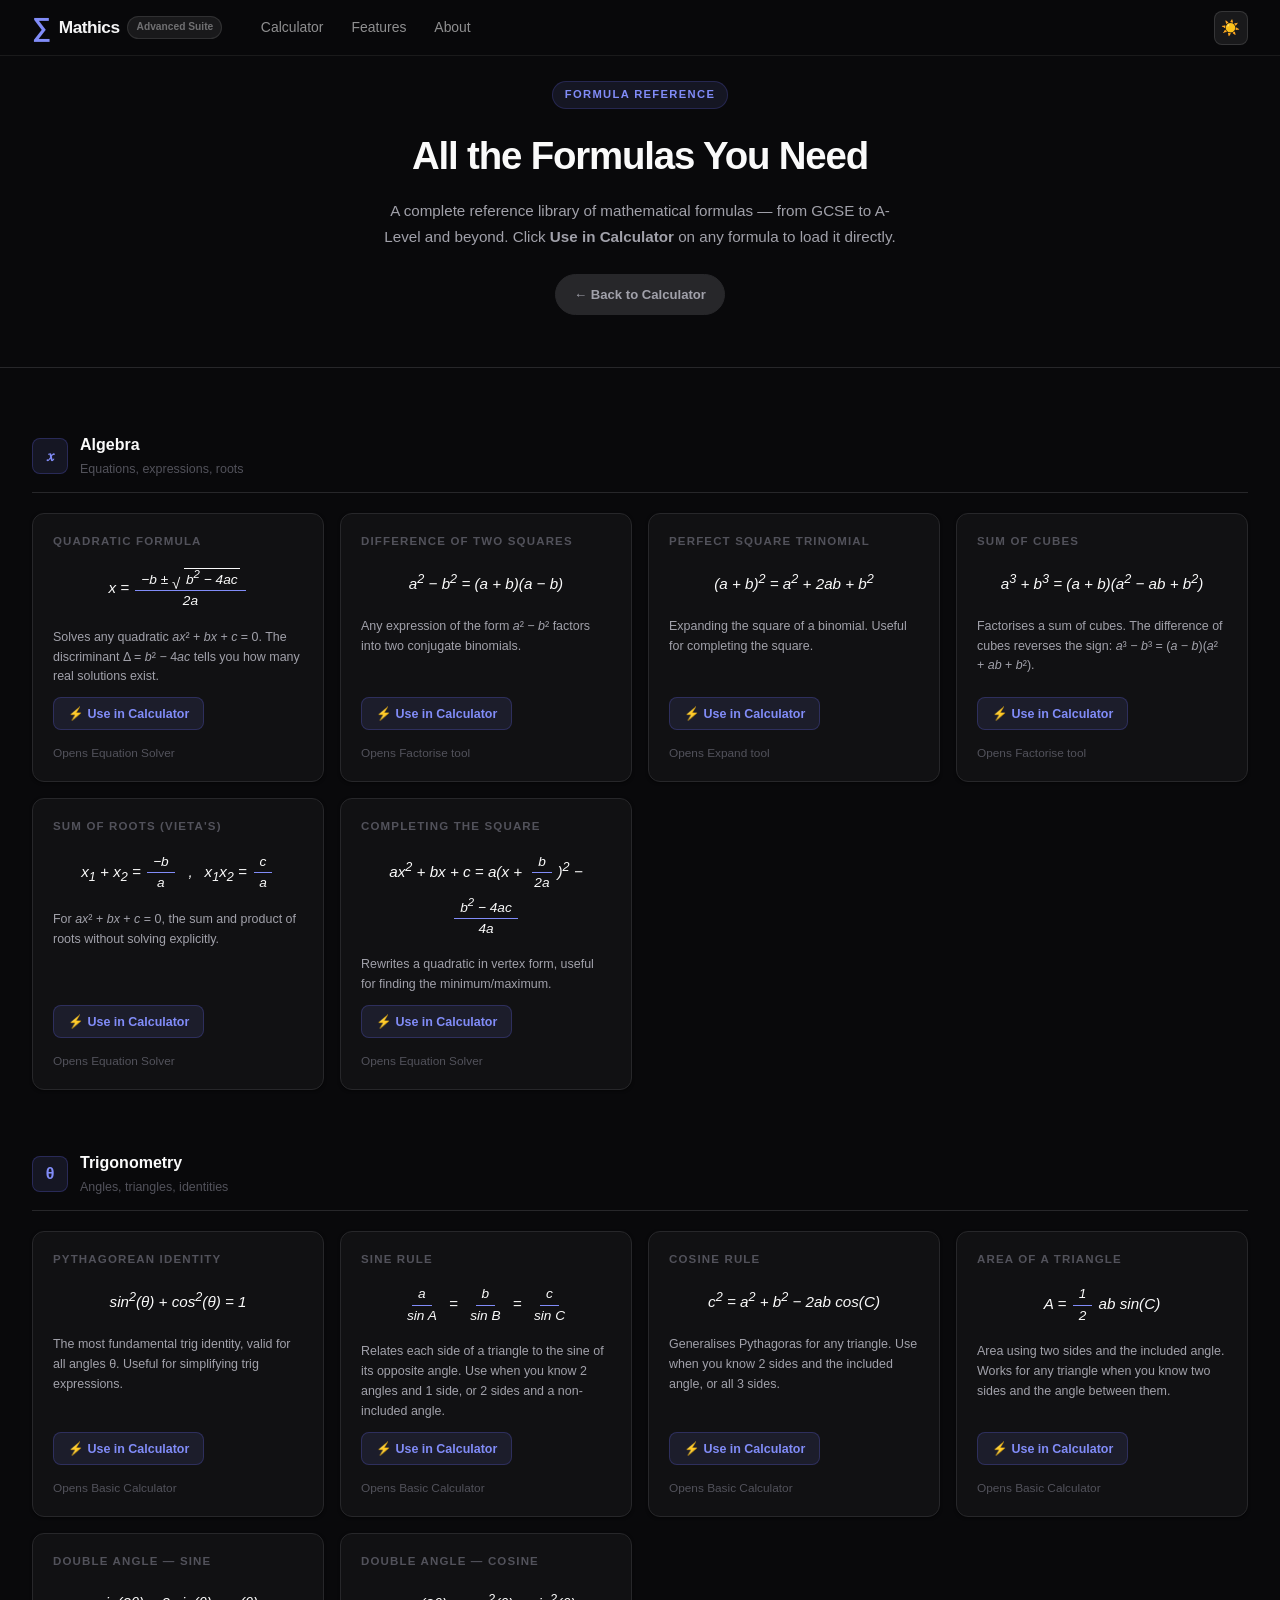
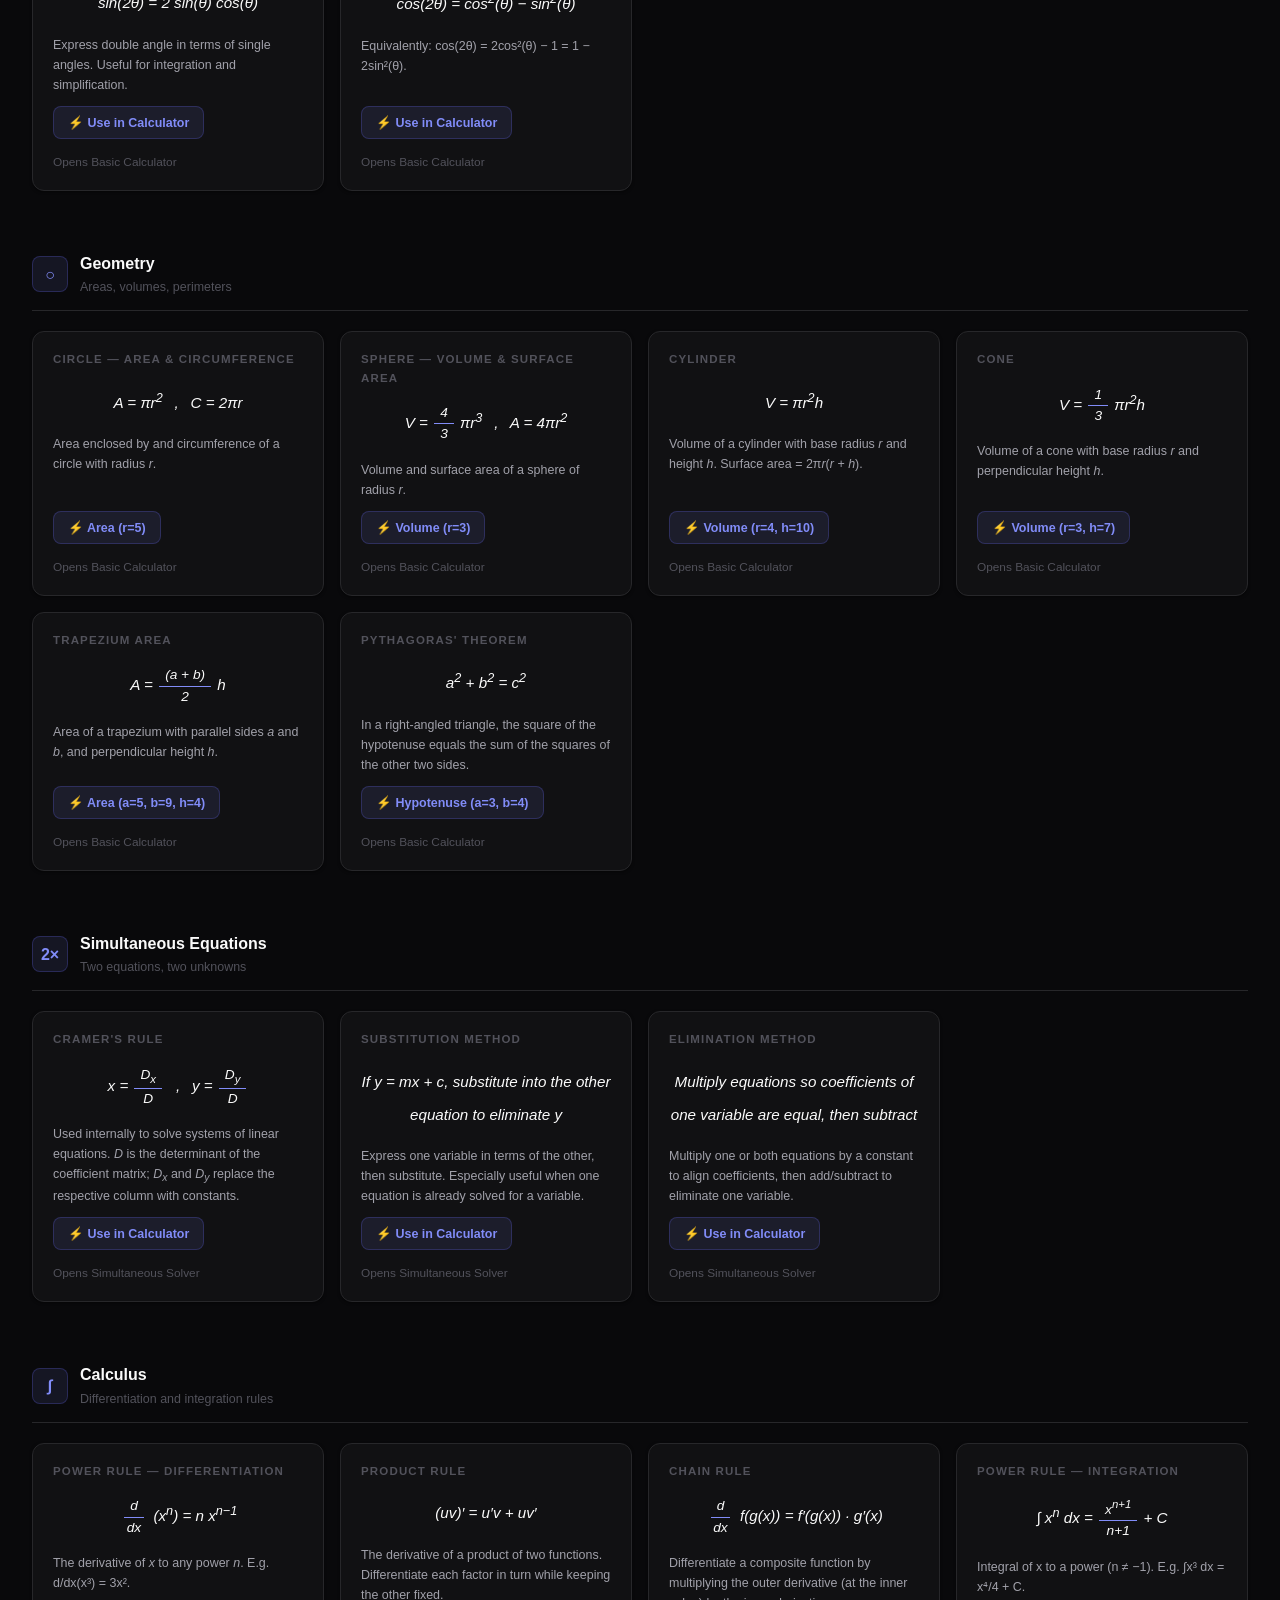
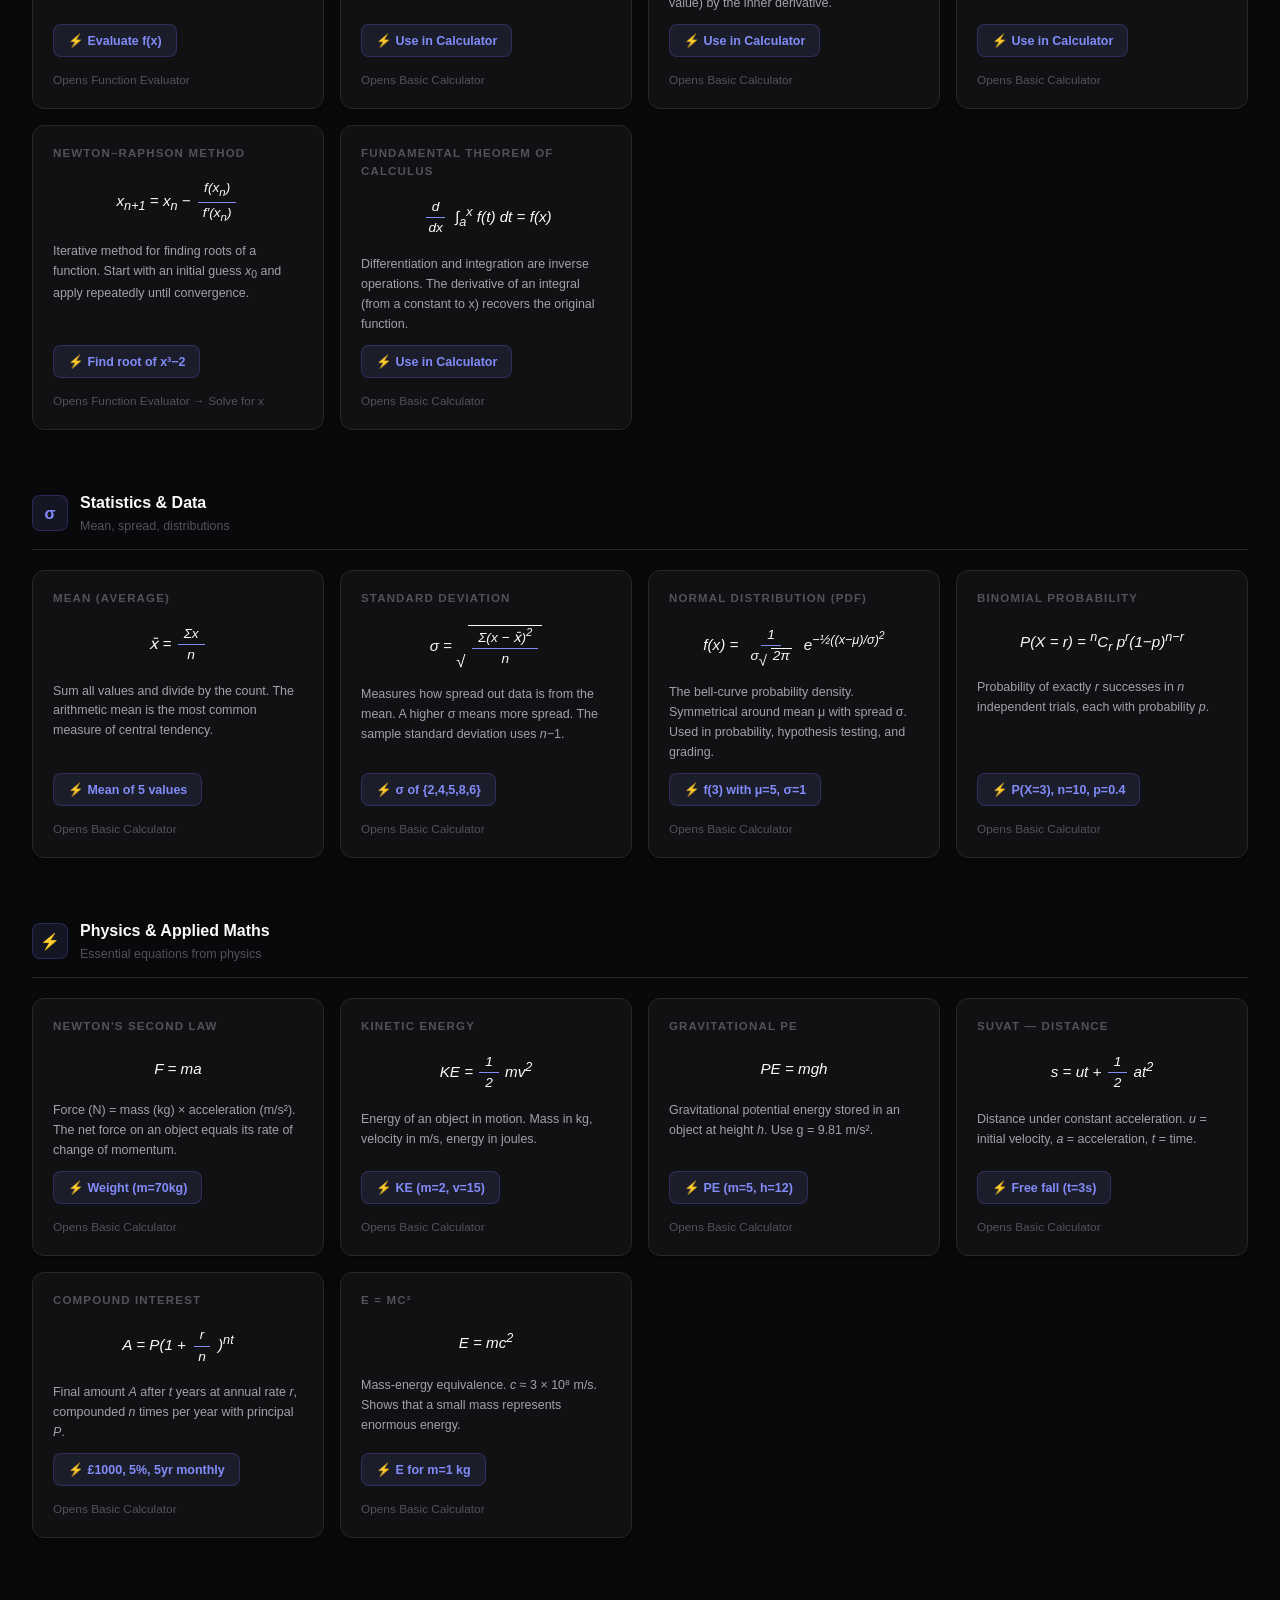
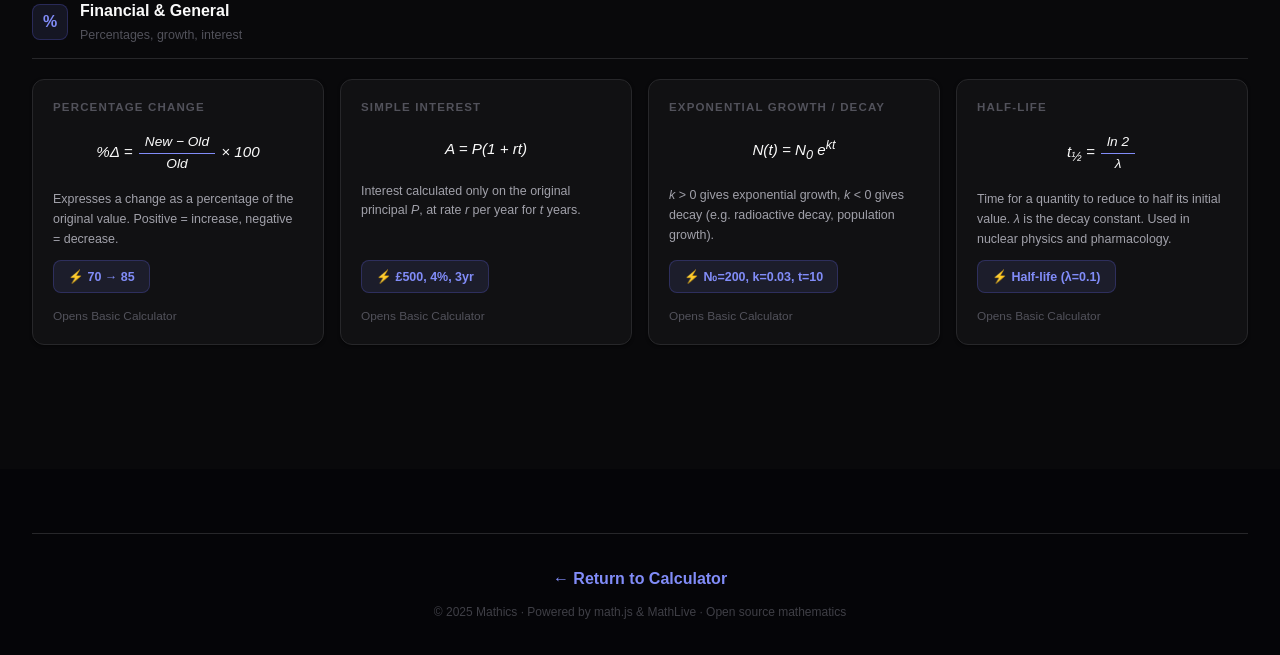
<file: formulas.html>
<!DOCTYPE html>
<html lang="en" data-theme="dark">
<head>
    <meta charset="UTF-8">
    <meta name="viewport" content="width=device-width, initial-scale=1.0">
    <title>Formula Reference — Mathics</title>
    <link rel="stylesheet" href="styles.css">
    <style>
        /* ── Formulas page layout ── */
        .fref-hero {
            padding: clamp(52px, 8vw, 80px) 0 clamp(32px, 5vw, 52px);
            background: var(--bg);
            border-bottom: 1px solid var(--border);
            text-align: center;
        }
        .fref-hero h1 { font-size: clamp(1.7rem, 4vw, 2.4rem); font-weight: 800; color: var(--text); margin-bottom: 12px; letter-spacing: -0.03em; }
        .fref-hero p  { font-size: 0.95em; color: var(--text-2); max-width: 520px; margin: 0 auto 24px; line-height: 1.7; }
        .fref-back { display: inline-flex; align-items: center; gap: 7px; padding: 9px 18px; background: var(--bg-elevated); border: 1px solid var(--border); border-radius: 30px; text-decoration: none; color: var(--text-2); font-size: 0.82em; font-weight: 600; transition: all var(--tr); }
        .fref-back:hover { color: var(--accent); border-color: var(--accent); }

        /* ── Category sections ── */
        .fref-main { padding: clamp(32px, 6vw, 64px) 0; }
        .fref-category { margin-bottom: clamp(36px, 6vw, 60px); }
        .fcat-header { display: flex; align-items: center; gap: 12px; margin-bottom: 20px; padding-bottom: 12px; border-bottom: 1px solid var(--border); }
        .fcat-icon { width: 36px; height: 36px; background: var(--accent-light); border: 1px solid rgba(99,102,241,0.25); border-radius: var(--r-sm); display: flex; align-items: center; justify-content: center; font-size: 1em; font-weight: 800; color: var(--accent); flex-shrink: 0; }
        .fcat-title { font-size: 1em; font-weight: 700; color: var(--text); }
        .fcat-sub   { font-size: 0.78em; color: var(--text-3); margin-top: 2px; }

        /* ── Formula cards grid ── */
        .fcat-grid { display: grid; grid-template-columns: repeat(auto-fill, minmax(min(300px, 100%), 1fr)); gap: clamp(10px, 2vw, 16px); }
        .fcard {
            background: var(--bg-card); border: 1px solid var(--border); border-radius: var(--r);
            padding: 18px 20px; display: flex; flex-direction: column; gap: 10px;
            box-shadow: var(--sh-sm); transition: border-color var(--tr), box-shadow var(--tr);
        }
        [data-theme="dark"] .fcard { background: #111113; border-color: #27272a; }
        .fcard:hover { border-color: rgba(99,102,241,0.35); box-shadow: var(--sh); }
        .fcard-name { font-size: 0.72em; font-weight: 700; text-transform: uppercase; letter-spacing: 0.1em; color: var(--text-3); }
        .fcard-display {
            font-style: italic; font-size: 0.95em; color: var(--text);
            text-align: center; line-height: 2.2;
            padding: 6px 0;
        }
        .fcard-desc { font-size: 0.78em; color: var(--text-2); line-height: 1.6; }
        .fcard-use {
            display: inline-flex; align-items: center; gap: 6px;
            margin-top: auto; padding: 8px 14px; background: var(--accent-light);
            border: 1px solid rgba(99,102,241,0.25); border-radius: var(--r-sm);
            color: var(--accent); font-size: 0.78em; font-weight: 700;
            cursor: pointer; transition: all var(--tr); text-align: left;
            width: fit-content;
        }
        .fcard-use:hover { background: var(--accent); color: #fff; border-color: var(--accent); }
        .fcard-use-info { font-size: 0.74em; color: var(--text-3); margin-top: 4px; }

        /* Reuse formula display classes from main page */
        .mf { display: inline-flex; flex-direction: column; align-items: center; vertical-align: middle; margin: 0 2px; }
        .mf-n, .mf-d { padding: 1px 6px; line-height: 1.35; font-size: 0.9em; white-space: nowrap; }
        .mf-n { border-bottom: 1.5px solid var(--accent); }
        .mf-sqrt { position: relative; display: inline-block; padding: 0 2px 0 14px; }
        .mf-sqrt::before { content: '√'; position: absolute; left: 0; bottom: -2px; font-size: 1.1em; font-style: normal; line-height: 1; }
        .mf-sqrt::after { content: ''; position: absolute; top: 1px; left: 12px; right: 0; border-top: 1.5px solid currentColor; }

        @media (min-width: 768px) { .fcat-grid { grid-template-columns: repeat(auto-fill, minmax(280px, 1fr)); } }
    </style>
</head>
<body>

    <!-- Navbar -->
    <nav class="navbar">
        <div class="nav-inner">
            <a class="nav-brand" href="index.html">
                <span class="brand-symbol">∑</span>
                <span class="brand-name">Mathics</span>
                <span class="brand-tag">Advanced Suite</span>
            </a>
            <div class="nav-links">
                <a href="index.html#calculator" class="nav-link">Calculator</a>
                <a href="index.html#features" class="nav-link">Features</a>
                <a href="index.html#about" class="nav-link">About</a>
            </div>
            <div class="nav-controls">
                <button class="theme-toggle" id="theme-toggle" title="Switch theme">
                    <span class="theme-icon">☀️</span>
                </button>
            </div>
        </div>
    </nav>

    <!-- Hero -->
    <div class="fref-hero">
        <div class="container">
            <div class="section-badge" style="display:inline-block;margin-bottom:16px;">Formula Reference</div>
            <h1>All the Formulas You Need</h1>
            <p>A complete reference library of mathematical formulas — from GCSE to A-Level and beyond. Click <strong>Use in Calculator</strong> on any formula to load it directly.</p>
            <a href="index.html" class="fref-back">← Back to Calculator</a>
        </div>
    </div>

    <main class="fref-main">
    <div class="container">

        <!-- ════ ALGEBRA ════ -->
        <section class="fref-category">
            <div class="fcat-header">
                <div class="fcat-icon">𝑥</div>
                <div>
                    <div class="fcat-title">Algebra</div>
                    <div class="fcat-sub">Equations, expressions, roots</div>
                </div>
            </div>
            <div class="fcat-grid">

                <div class="fcard">
                    <div class="fcard-name">Quadratic Formula</div>
                    <div class="fcard-display">
                        <em>x</em> =
                        <span class="mf"><span class="mf-n">−<em>b</em> ± <span class="mf-sqrt"><em>b</em><sup>2</sup> − 4<em>ac</em></span></span><span class="mf-d">2<em>a</em></span></span>
                    </div>
                    <div class="fcard-desc">Solves any quadratic <em>ax</em>² + <em>bx</em> + <em>c</em> = 0. The discriminant Δ = <em>b</em>² − 4<em>ac</em> tells you how many real solutions exist.</div>
                    <button class="fcard-use" onclick="loadFormula('equations','x^2 + 5x + 6 = 0','equations-input')">⚡ Use in Calculator</button>
                    <div class="fcard-use-info">Opens Equation Solver</div>
                </div>

                <div class="fcard">
                    <div class="fcard-name">Difference of Two Squares</div>
                    <div class="fcard-display">
                        <em>a</em><sup>2</sup> − <em>b</em><sup>2</sup> = (<em>a</em> + <em>b</em>)(<em>a</em> − <em>b</em>)
                    </div>
                    <div class="fcard-desc">Any expression of the form <em>a</em>² − <em>b</em>² factors into two conjugate binomials.</div>
                    <button class="fcard-use" onclick="loadFormula('factorise','x^2 - 9','factorise-input')">⚡ Use in Calculator</button>
                    <div class="fcard-use-info">Opens Factorise tool</div>
                </div>

                <div class="fcard">
                    <div class="fcard-name">Perfect Square Trinomial</div>
                    <div class="fcard-display">
                        (<em>a</em> + <em>b</em>)<sup>2</sup> = <em>a</em><sup>2</sup> + 2<em>ab</em> + <em>b</em><sup>2</sup>
                    </div>
                    <div class="fcard-desc">Expanding the square of a binomial. Useful for completing the square.</div>
                    <button class="fcard-use" onclick="loadFormula('expand','(x + 3)^2','expand-input')">⚡ Use in Calculator</button>
                    <div class="fcard-use-info">Opens Expand tool</div>
                </div>

                <div class="fcard">
                    <div class="fcard-name">Sum of Cubes</div>
                    <div class="fcard-display">
                        <em>a</em><sup>3</sup> + <em>b</em><sup>3</sup> = (<em>a</em> + <em>b</em>)(<em>a</em><sup>2</sup> − <em>ab</em> + <em>b</em><sup>2</sup>)
                    </div>
                    <div class="fcard-desc">Factorises a sum of cubes. The difference of cubes reverses the sign: <em>a</em>³ − <em>b</em>³ = (<em>a</em> − <em>b</em>)(<em>a</em>² + <em>ab</em> + <em>b</em>²).</div>
                    <button class="fcard-use" onclick="loadFormula('factorise','x^3 + 8','factorise-input')">⚡ Use in Calculator</button>
                    <div class="fcard-use-info">Opens Factorise tool</div>
                </div>

                <div class="fcard">
                    <div class="fcard-name">Sum of Roots (Vieta's)</div>
                    <div class="fcard-display">
                        <em>x</em><sub>1</sub> + <em>x</em><sub>2</sub> =
                        <span class="mf"><span class="mf-n">−<em>b</em></span><span class="mf-d"><em>a</em></span></span>
                        &ensp;,&ensp;
                        <em>x</em><sub>1</sub><em>x</em><sub>2</sub> =
                        <span class="mf"><span class="mf-n"><em>c</em></span><span class="mf-d"><em>a</em></span></span>
                    </div>
                    <div class="fcard-desc">For <em>ax</em>² + <em>bx</em> + <em>c</em> = 0, the sum and product of roots without solving explicitly.</div>
                    <button class="fcard-use" onclick="loadFormula('equations','2x^2 + 7x + 3 = 0','equations-input')">⚡ Use in Calculator</button>
                    <div class="fcard-use-info">Opens Equation Solver</div>
                </div>

                <div class="fcard">
                    <div class="fcard-name">Completing the Square</div>
                    <div class="fcard-display">
                        <em>ax</em><sup>2</sup> + <em>bx</em> + <em>c</em> = <em>a</em>(<em>x</em> +
                        <span class="mf"><span class="mf-n"><em>b</em></span><span class="mf-d">2<em>a</em></span></span>)<sup>2</sup>
                        −
                        <span class="mf"><span class="mf-n"><em>b</em><sup>2</sup> − 4<em>ac</em></span><span class="mf-d">4<em>a</em></span></span>
                    </div>
                    <div class="fcard-desc">Rewrites a quadratic in vertex form, useful for finding the minimum/maximum.</div>
                    <button class="fcard-use" onclick="loadFormula('equations','x^2 + 6x + 5 = 0','equations-input')">⚡ Use in Calculator</button>
                    <div class="fcard-use-info">Opens Equation Solver</div>
                </div>

            </div>
        </section>

        <!-- ════ TRIGONOMETRY ════ -->
        <section class="fref-category">
            <div class="fcat-header">
                <div class="fcat-icon">θ</div>
                <div>
                    <div class="fcat-title">Trigonometry</div>
                    <div class="fcat-sub">Angles, triangles, identities</div>
                </div>
            </div>
            <div class="fcat-grid">

                <div class="fcard">
                    <div class="fcard-name">Pythagorean Identity</div>
                    <div class="fcard-display">sin<sup>2</sup>(θ) + cos<sup>2</sup>(θ) = 1</div>
                    <div class="fcard-desc">The most fundamental trig identity, valid for all angles θ. Useful for simplifying trig expressions.</div>
                    <button class="fcard-use" onclick="loadFormula('basic','sin(30)^2 + cos(30)^2','')">⚡ Use in Calculator</button>
                    <div class="fcard-use-info">Opens Basic Calculator</div>
                </div>

                <div class="fcard">
                    <div class="fcard-name">Sine Rule</div>
                    <div class="fcard-display">
                        <span class="mf"><span class="mf-n"><em>a</em></span><span class="mf-d">sin <em>A</em></span></span>
                        =
                        <span class="mf"><span class="mf-n"><em>b</em></span><span class="mf-d">sin <em>B</em></span></span>
                        =
                        <span class="mf"><span class="mf-n"><em>c</em></span><span class="mf-d">sin <em>C</em></span></span>
                    </div>
                    <div class="fcard-desc">Relates each side of a triangle to the sine of its opposite angle. Use when you know 2 angles and 1 side, or 2 sides and a non-included angle.</div>
                    <button class="fcard-use" onclick="loadFormula('basic','','')">⚡ Use in Calculator</button>
                    <div class="fcard-use-info">Opens Basic Calculator</div>
                </div>

                <div class="fcard">
                    <div class="fcard-name">Cosine Rule</div>
                    <div class="fcard-display">
                        <em>c</em><sup>2</sup> = <em>a</em><sup>2</sup> + <em>b</em><sup>2</sup> − 2<em>ab</em> cos(<em>C</em>)
                    </div>
                    <div class="fcard-desc">Generalises Pythagoras for any triangle. Use when you know 2 sides and the included angle, or all 3 sides.</div>
                    <button class="fcard-use" onclick="loadFormula('basic','','')">⚡ Use in Calculator</button>
                    <div class="fcard-use-info">Opens Basic Calculator</div>
                </div>

                <div class="fcard">
                    <div class="fcard-name">Area of a Triangle</div>
                    <div class="fcard-display">
                        <em>A</em> =
                        <span class="mf"><span class="mf-n">1</span><span class="mf-d">2</span></span>
                        <em>ab</em> sin(<em>C</em>)
                    </div>
                    <div class="fcard-desc">Area using two sides and the included angle. Works for any triangle when you know two sides and the angle between them.</div>
                    <button class="fcard-use" onclick="loadFormula('basic','0.5 * 5 * 8 * sin(60)','')">⚡ Use in Calculator</button>
                    <div class="fcard-use-info">Opens Basic Calculator</div>
                </div>

                <div class="fcard">
                    <div class="fcard-name">Double Angle — Sine</div>
                    <div class="fcard-display">sin(2θ) = 2 sin(θ) cos(θ)</div>
                    <div class="fcard-desc">Express double angle in terms of single angles. Useful for integration and simplification.</div>
                    <button class="fcard-use" onclick="loadFormula('basic','2*sin(30)*cos(30)','')">⚡ Use in Calculator</button>
                    <div class="fcard-use-info">Opens Basic Calculator</div>
                </div>

                <div class="fcard">
                    <div class="fcard-name">Double Angle — Cosine</div>
                    <div class="fcard-display">cos(2θ) = cos<sup>2</sup>(θ) − sin<sup>2</sup>(θ)</div>
                    <div class="fcard-desc">Equivalently: cos(2θ) = 2cos²(θ) − 1 = 1 − 2sin²(θ).</div>
                    <button class="fcard-use" onclick="loadFormula('basic','cos(2*45)','')">⚡ Use in Calculator</button>
                    <div class="fcard-use-info">Opens Basic Calculator</div>
                </div>

            </div>
        </section>

        <!-- ════ GEOMETRY ════ -->
        <section class="fref-category">
            <div class="fcat-header">
                <div class="fcat-icon">○</div>
                <div>
                    <div class="fcat-title">Geometry</div>
                    <div class="fcat-sub">Areas, volumes, perimeters</div>
                </div>
            </div>
            <div class="fcat-grid">

                <div class="fcard">
                    <div class="fcard-name">Circle — Area &amp; Circumference</div>
                    <div class="fcard-display">
                        <em>A</em> = π<em>r</em><sup>2</sup> &ensp;,&ensp; <em>C</em> = 2π<em>r</em>
                    </div>
                    <div class="fcard-desc">Area enclosed by and circumference of a circle with radius <em>r</em>.</div>
                    <button class="fcard-use" onclick="loadFormula('basic','pi * 5^2','')">⚡ Area (r=5)</button>
                    <div class="fcard-use-info">Opens Basic Calculator</div>
                </div>

                <div class="fcard">
                    <div class="fcard-name">Sphere — Volume &amp; Surface Area</div>
                    <div class="fcard-display">
                        <em>V</em> =
                        <span class="mf"><span class="mf-n">4</span><span class="mf-d">3</span></span>
                        π<em>r</em><sup>3</sup>
                        &ensp;,&ensp;
                        <em>A</em> = 4π<em>r</em><sup>2</sup>
                    </div>
                    <div class="fcard-desc">Volume and surface area of a sphere of radius <em>r</em>.</div>
                    <button class="fcard-use" onclick="loadFormula('basic','(4/3)*pi*3^3','')">⚡ Volume (r=3)</button>
                    <div class="fcard-use-info">Opens Basic Calculator</div>
                </div>

                <div class="fcard">
                    <div class="fcard-name">Cylinder</div>
                    <div class="fcard-display">
                        <em>V</em> = π<em>r</em><sup>2</sup><em>h</em>
                    </div>
                    <div class="fcard-desc">Volume of a cylinder with base radius <em>r</em> and height <em>h</em>. Surface area = 2π<em>r</em>(<em>r</em> + <em>h</em>).</div>
                    <button class="fcard-use" onclick="loadFormula('basic','pi * 4^2 * 10','')">⚡ Volume (r=4, h=10)</button>
                    <div class="fcard-use-info">Opens Basic Calculator</div>
                </div>

                <div class="fcard">
                    <div class="fcard-name">Cone</div>
                    <div class="fcard-display">
                        <em>V</em> =
                        <span class="mf"><span class="mf-n">1</span><span class="mf-d">3</span></span>
                        π<em>r</em><sup>2</sup><em>h</em>
                    </div>
                    <div class="fcard-desc">Volume of a cone with base radius <em>r</em> and perpendicular height <em>h</em>.</div>
                    <button class="fcard-use" onclick="loadFormula('basic','(1/3)*pi*3^2*7','')">⚡ Volume (r=3, h=7)</button>
                    <div class="fcard-use-info">Opens Basic Calculator</div>
                </div>

                <div class="fcard">
                    <div class="fcard-name">Trapezium Area</div>
                    <div class="fcard-display">
                        <em>A</em> =
                        <span class="mf"><span class="mf-n">(<em>a</em> + <em>b</em>)</span><span class="mf-d">2</span></span>
                        <em>h</em>
                    </div>
                    <div class="fcard-desc">Area of a trapezium with parallel sides <em>a</em> and <em>b</em>, and perpendicular height <em>h</em>.</div>
                    <button class="fcard-use" onclick="loadFormula('basic','((5 + 9) / 2) * 4','')">⚡ Area (a=5, b=9, h=4)</button>
                    <div class="fcard-use-info">Opens Basic Calculator</div>
                </div>

                <div class="fcard">
                    <div class="fcard-name">Pythagoras' Theorem</div>
                    <div class="fcard-display">
                        <em>a</em><sup>2</sup> + <em>b</em><sup>2</sup> = <em>c</em><sup>2</sup>
                    </div>
                    <div class="fcard-desc">In a right-angled triangle, the square of the hypotenuse equals the sum of the squares of the other two sides.</div>
                    <button class="fcard-use" onclick="loadFormula('basic','sqrt(3^2 + 4^2)','')">⚡ Hypotenuse (a=3, b=4)</button>
                    <div class="fcard-use-info">Opens Basic Calculator</div>
                </div>

            </div>
        </section>

        <!-- ════ SIMULTANEOUS EQUATIONS ════ -->
        <section class="fref-category">
            <div class="fcat-header">
                <div class="fcat-icon">2×</div>
                <div>
                    <div class="fcat-title">Simultaneous Equations</div>
                    <div class="fcat-sub">Two equations, two unknowns</div>
                </div>
            </div>
            <div class="fcat-grid">

                <div class="fcard">
                    <div class="fcard-name">Cramer's Rule</div>
                    <div class="fcard-display">
                        <em>x</em> =
                        <span class="mf"><span class="mf-n"><em>D</em><sub>x</sub></span><span class="mf-d"><em>D</em></span></span>
                        &ensp;,&ensp;
                        <em>y</em> =
                        <span class="mf"><span class="mf-n"><em>D</em><sub>y</sub></span><span class="mf-d"><em>D</em></span></span>
                    </div>
                    <div class="fcard-desc">Used internally to solve systems of linear equations. <em>D</em> is the determinant of the coefficient matrix; <em>D<sub>x</sub></em> and <em>D<sub>y</sub></em> replace the respective column with constants.</div>
                    <button class="fcard-use" onclick="loadFormula('simultaneous','2x + 3y = 13','sim-eq1','x - y = -1','sim-eq2')">⚡ Use in Calculator</button>
                    <div class="fcard-use-info">Opens Simultaneous Solver</div>
                </div>

                <div class="fcard">
                    <div class="fcard-name">Substitution Method</div>
                    <div class="fcard-display">
                        If <em>y</em> = <em>mx</em> + <em>c</em>, substitute into the other equation to eliminate <em>y</em>
                    </div>
                    <div class="fcard-desc">Express one variable in terms of the other, then substitute. Especially useful when one equation is already solved for a variable.</div>
                    <button class="fcard-use" onclick="loadFormula('simultaneous','y = 2x + 1','sim-eq1','3x + y = 16','sim-eq2')">⚡ Use in Calculator</button>
                    <div class="fcard-use-info">Opens Simultaneous Solver</div>
                </div>

                <div class="fcard">
                    <div class="fcard-name">Elimination Method</div>
                    <div class="fcard-display">
                        Multiply equations so coefficients of one variable are equal, then subtract
                    </div>
                    <div class="fcard-desc">Multiply one or both equations by a constant to align coefficients, then add/subtract to eliminate one variable.</div>
                    <button class="fcard-use" onclick="loadFormula('simultaneous','3x + 4y = 25','sim-eq1','2x - y = 4','sim-eq2')">⚡ Use in Calculator</button>
                    <div class="fcard-use-info">Opens Simultaneous Solver</div>
                </div>

            </div>
        </section>

        <!-- ════ CALCULUS ════ -->
        <section class="fref-category">
            <div class="fcat-header">
                <div class="fcat-icon">∫</div>
                <div>
                    <div class="fcat-title">Calculus</div>
                    <div class="fcat-sub">Differentiation and integration rules</div>
                </div>
            </div>
            <div class="fcat-grid">

                <div class="fcard">
                    <div class="fcard-name">Power Rule — Differentiation</div>
                    <div class="fcard-display">
                        <span class="mf"><span class="mf-n"><em>d</em></span><span class="mf-d"><em>dx</em></span></span>
                        (<em>x</em><sup><em>n</em></sup>) = <em>n x</em><sup><em>n</em>−1</sup>
                    </div>
                    <div class="fcard-desc">The derivative of <em>x</em> to any power <em>n</em>. E.g. d/dx(x³) = 3x².</div>
                    <button class="fcard-use" onclick="loadFormula('function','3*x^2 + 2*x + 1','function-def')">⚡ Evaluate f(x)</button>
                    <div class="fcard-use-info">Opens Function Evaluator</div>
                </div>

                <div class="fcard">
                    <div class="fcard-name">Product Rule</div>
                    <div class="fcard-display">
                        (<em>uv</em>)′ = <em>u</em>′<em>v</em> + <em>uv</em>′
                    </div>
                    <div class="fcard-desc">The derivative of a product of two functions. Differentiate each factor in turn while keeping the other fixed.</div>
                    <button class="fcard-use" onclick="loadFormula('basic','','')">⚡ Use in Calculator</button>
                    <div class="fcard-use-info">Opens Basic Calculator</div>
                </div>

                <div class="fcard">
                    <div class="fcard-name">Chain Rule</div>
                    <div class="fcard-display">
                        <span class="mf"><span class="mf-n"><em>d</em></span><span class="mf-d"><em>dx</em></span></span>
                        <em>f</em>(<em>g</em>(<em>x</em>)) = <em>f</em>′(<em>g</em>(<em>x</em>)) · <em>g</em>′(<em>x</em>)
                    </div>
                    <div class="fcard-desc">Differentiate a composite function by multiplying the outer derivative (at the inner value) by the inner derivative.</div>
                    <button class="fcard-use" onclick="loadFormula('basic','','')">⚡ Use in Calculator</button>
                    <div class="fcard-use-info">Opens Basic Calculator</div>
                </div>

                <div class="fcard">
                    <div class="fcard-name">Power Rule — Integration</div>
                    <div class="fcard-display">
                        ∫ <em>x</em><sup><em>n</em></sup> d<em>x</em> =
                        <span class="mf"><span class="mf-n"><em>x</em><sup><em>n</em>+1</sup></span><span class="mf-d"><em>n</em>+1</span></span>
                        + <em>C</em>
                    </div>
                    <div class="fcard-desc">Integral of x to a power (n ≠ −1). E.g. ∫x³ dx = x⁴/4 + C.</div>
                    <button class="fcard-use" onclick="loadFormula('basic','','')">⚡ Use in Calculator</button>
                    <div class="fcard-use-info">Opens Basic Calculator</div>
                </div>

                <div class="fcard">
                    <div class="fcard-name">Newton–Raphson Method</div>
                    <div class="fcard-display">
                        <em>x</em><sub><em>n</em>+1</sub> = <em>x</em><sub><em>n</em></sub> −
                        <span class="mf"><span class="mf-n"><em>f</em>(<em>x</em><sub><em>n</em></sub>)</span><span class="mf-d"><em>f</em>′(<em>x</em><sub><em>n</em></sub>)</span></span>
                    </div>
                    <div class="fcard-desc">Iterative method for finding roots of a function. Start with an initial guess <em>x</em><sub>0</sub> and apply repeatedly until convergence.</div>
                    <button class="fcard-use" onclick="loadFormula('function','x^3 - 2','function-def')">⚡ Find root of x³−2</button>
                    <div class="fcard-use-info">Opens Function Evaluator → Solve for x</div>
                </div>

                <div class="fcard">
                    <div class="fcard-name">Fundamental Theorem of Calculus</div>
                    <div class="fcard-display">
                        <span class="mf"><span class="mf-n"><em>d</em></span><span class="mf-d"><em>dx</em></span></span>
                        ∫<sub><em>a</em></sub><sup><em>x</em></sup> <em>f</em>(<em>t</em>) d<em>t</em> = <em>f</em>(<em>x</em>)
                    </div>
                    <div class="fcard-desc">Differentiation and integration are inverse operations. The derivative of an integral (from a constant to x) recovers the original function.</div>
                    <button class="fcard-use" onclick="loadFormula('basic','','')">⚡ Use in Calculator</button>
                    <div class="fcard-use-info">Opens Basic Calculator</div>
                </div>

            </div>
        </section>

        <!-- ════ STATISTICS ════ -->
        <section class="fref-category">
            <div class="fcat-header">
                <div class="fcat-icon">σ</div>
                <div>
                    <div class="fcat-title">Statistics &amp; Data</div>
                    <div class="fcat-sub">Mean, spread, distributions</div>
                </div>
            </div>
            <div class="fcat-grid">

                <div class="fcard">
                    <div class="fcard-name">Mean (Average)</div>
                    <div class="fcard-display">
                        <em>x̄</em> =
                        <span class="mf"><span class="mf-n">Σ<em>x</em></span><span class="mf-d"><em>n</em></span></span>
                    </div>
                    <div class="fcard-desc">Sum all values and divide by the count. The arithmetic mean is the most common measure of central tendency.</div>
                    <button class="fcard-use" onclick="loadFormula('basic','(4 + 7 + 2 + 9 + 3) / 5','')">⚡ Mean of 5 values</button>
                    <div class="fcard-use-info">Opens Basic Calculator</div>
                </div>

                <div class="fcard">
                    <div class="fcard-name">Standard Deviation</div>
                    <div class="fcard-display">
                        σ =
                        <span class="mf-sqrt">
                            <span class="mf"><span class="mf-n">Σ(<em>x</em> − <em>x̄</em>)<sup>2</sup></span><span class="mf-d"><em>n</em></span></span>
                        </span>
                    </div>
                    <div class="fcard-desc">Measures how spread out data is from the mean. A higher σ means more spread. The sample standard deviation uses <em>n</em>−1.</div>
                    <button class="fcard-use" onclick="loadFormula('basic','sqrt(((2-5)^2 + (4-5)^2 + (5-5)^2 + (8-5)^2 + (6-5)^2) / 5)','')">⚡ σ of {2,4,5,8,6}</button>
                    <div class="fcard-use-info">Opens Basic Calculator</div>
                </div>

                <div class="fcard">
                    <div class="fcard-name">Normal Distribution (PDF)</div>
                    <div class="fcard-display">
                        <em>f</em>(<em>x</em>) =
                        <span class="mf"><span class="mf-n">1</span><span class="mf-d">σ<span class="mf-sqrt">2π</span></span></span>
                        <em>e</em><sup>−½((<em>x</em>−μ)/σ)<sup>2</sup></sup>
                    </div>
                    <div class="fcard-desc">The bell-curve probability density. Symmetrical around mean μ with spread σ. Used in probability, hypothesis testing, and grading.</div>
                    <button class="fcard-use" onclick="loadFormula('basic','(1/(1*sqrt(2*pi)))*e^(-0.5*((3-5)/1)^2)','')">⚡ f(3) with μ=5, σ=1</button>
                    <div class="fcard-use-info">Opens Basic Calculator</div>
                </div>

                <div class="fcard">
                    <div class="fcard-name">Binomial Probability</div>
                    <div class="fcard-display">
                        P(<em>X</em> = <em>r</em>) =
                        <sup><em>n</em></sup>C<sub><em>r</em></sub>
                        <em>p</em><sup><em>r</em></sup>(1−<em>p</em>)<sup><em>n</em>−<em>r</em></sup>
                    </div>
                    <div class="fcard-desc">Probability of exactly <em>r</em> successes in <em>n</em> independent trials, each with probability <em>p</em>.</div>
                    <button class="fcard-use" onclick="loadFormula('basic','combinations(10, 3) * 0.4^3 * 0.6^7','')">⚡ P(X=3), n=10, p=0.4</button>
                    <div class="fcard-use-info">Opens Basic Calculator</div>
                </div>

            </div>
        </section>

        <!-- ════ PHYSICS / APPLIED ════ -->
        <section class="fref-category">
            <div class="fcat-header">
                <div class="fcat-icon">⚡</div>
                <div>
                    <div class="fcat-title">Physics &amp; Applied Maths</div>
                    <div class="fcat-sub">Essential equations from physics</div>
                </div>
            </div>
            <div class="fcat-grid">

                <div class="fcard">
                    <div class="fcard-name">Newton's Second Law</div>
                    <div class="fcard-display"><em>F</em> = <em>ma</em></div>
                    <div class="fcard-desc">Force (N) = mass (kg) × acceleration (m/s²). The net force on an object equals its rate of change of momentum.</div>
                    <button class="fcard-use" onclick="loadFormula('basic','70 * 9.8','')">⚡ Weight (m=70kg)</button>
                    <div class="fcard-use-info">Opens Basic Calculator</div>
                </div>

                <div class="fcard">
                    <div class="fcard-name">Kinetic Energy</div>
                    <div class="fcard-display">
                        <em>KE</em> =
                        <span class="mf"><span class="mf-n">1</span><span class="mf-d">2</span></span>
                        <em>mv</em><sup>2</sup>
                    </div>
                    <div class="fcard-desc">Energy of an object in motion. Mass in kg, velocity in m/s, energy in joules.</div>
                    <button class="fcard-use" onclick="loadFormula('basic','0.5 * 2 * 15^2','')">⚡ KE (m=2, v=15)</button>
                    <div class="fcard-use-info">Opens Basic Calculator</div>
                </div>

                <div class="fcard">
                    <div class="fcard-name">Gravitational PE</div>
                    <div class="fcard-display"><em>PE</em> = <em>mgh</em></div>
                    <div class="fcard-desc">Gravitational potential energy stored in an object at height <em>h</em>. Use g = 9.81 m/s².</div>
                    <button class="fcard-use" onclick="loadFormula('basic','5 * 9.81 * 12','')">⚡ PE (m=5, h=12)</button>
                    <div class="fcard-use-info">Opens Basic Calculator</div>
                </div>

                <div class="fcard">
                    <div class="fcard-name">SUVAT — Distance</div>
                    <div class="fcard-display">
                        <em>s</em> = <em>ut</em> +
                        <span class="mf"><span class="mf-n">1</span><span class="mf-d">2</span></span>
                        <em>at</em><sup>2</sup>
                    </div>
                    <div class="fcard-desc">Distance under constant acceleration. <em>u</em> = initial velocity, <em>a</em> = acceleration, <em>t</em> = time.</div>
                    <button class="fcard-use" onclick="loadFormula('basic','0*3 + 0.5*9.81*3^2','')">⚡ Free fall (t=3s)</button>
                    <div class="fcard-use-info">Opens Basic Calculator</div>
                </div>

                <div class="fcard">
                    <div class="fcard-name">Compound Interest</div>
                    <div class="fcard-display">
                        <em>A</em> = <em>P</em>(1 +
                        <span class="mf"><span class="mf-n"><em>r</em></span><span class="mf-d"><em>n</em></span></span>
                        )<sup><em>nt</em></sup>
                    </div>
                    <div class="fcard-desc">Final amount <em>A</em> after <em>t</em> years at annual rate <em>r</em>, compounded <em>n</em> times per year with principal <em>P</em>.</div>
                    <button class="fcard-use" onclick="loadFormula('basic','1000*(1 + 0.05/12)^(12*5)','')">⚡ £1000, 5%, 5yr monthly</button>
                    <div class="fcard-use-info">Opens Basic Calculator</div>
                </div>

                <div class="fcard">
                    <div class="fcard-name">E = mc²</div>
                    <div class="fcard-display"><em>E</em> = <em>mc</em><sup>2</sup></div>
                    <div class="fcard-desc">Mass-energy equivalence. <em>c</em> ≈ 3 × 10⁸ m/s. Shows that a small mass represents enormous energy.</div>
                    <button class="fcard-use" onclick="loadFormula('basic','1 * (3e8)^2','')">⚡ E for m=1 kg</button>
                    <div class="fcard-use-info">Opens Basic Calculator</div>
                </div>

            </div>
        </section>

        <!-- ════ FINANCIAL ════ -->
        <section class="fref-category">
            <div class="fcat-header">
                <div class="fcat-icon">%</div>
                <div>
                    <div class="fcat-title">Financial &amp; General</div>
                    <div class="fcat-sub">Percentages, growth, interest</div>
                </div>
            </div>
            <div class="fcat-grid">

                <div class="fcard">
                    <div class="fcard-name">Percentage Change</div>
                    <div class="fcard-display">
                        %Δ =
                        <span class="mf"><span class="mf-n">New − Old</span><span class="mf-d">Old</span></span>
                        × 100
                    </div>
                    <div class="fcard-desc">Expresses a change as a percentage of the original value. Positive = increase, negative = decrease.</div>
                    <button class="fcard-use" onclick="loadFormula('basic','((85 - 70) / 70) * 100','')">⚡ 70 → 85</button>
                    <div class="fcard-use-info">Opens Basic Calculator</div>
                </div>

                <div class="fcard">
                    <div class="fcard-name">Simple Interest</div>
                    <div class="fcard-display"><em>A</em> = <em>P</em>(1 + <em>rt</em>)</div>
                    <div class="fcard-desc">Interest calculated only on the original principal <em>P</em>, at rate <em>r</em> per year for <em>t</em> years.</div>
                    <button class="fcard-use" onclick="loadFormula('basic','500 * (1 + 0.04 * 3)','')">⚡ £500, 4%, 3yr</button>
                    <div class="fcard-use-info">Opens Basic Calculator</div>
                </div>

                <div class="fcard">
                    <div class="fcard-name">Exponential Growth / Decay</div>
                    <div class="fcard-display">
                        <em>N</em>(<em>t</em>) = <em>N</em><sub>0</sub> <em>e</em><sup><em>kt</em></sup>
                    </div>
                    <div class="fcard-desc"><em>k</em> > 0 gives exponential growth, <em>k</em> < 0 gives decay (e.g. radioactive decay, population growth).</div>
                    <button class="fcard-use" onclick="loadFormula('basic','200 * e^(0.03 * 10)','')">⚡ N₀=200, k=0.03, t=10</button>
                    <div class="fcard-use-info">Opens Basic Calculator</div>
                </div>

                <div class="fcard">
                    <div class="fcard-name">Half-Life</div>
                    <div class="fcard-display">
                        <em>t</em><sub>½</sub> =
                        <span class="mf"><span class="mf-n">ln 2</span><span class="mf-d"><em>λ</em></span></span>
                    </div>
                    <div class="fcard-desc">Time for a quantity to reduce to half its initial value. <em>λ</em> is the decay constant. Used in nuclear physics and pharmacology.</div>
                    <button class="fcard-use" onclick="loadFormula('basic','log(2) / 0.1','')">⚡ Half-life (λ=0.1)</button>
                    <div class="fcard-use-info">Opens Basic Calculator</div>
                </div>

            </div>
        </section>

    </div>
    </main>

    <!-- Footer -->
    <footer class="site-footer">
        <div class="container">
            <div style="padding: 32px 0; text-align: center; border-top: 1px solid #27272a;">
                <a href="index.html" style="color: var(--accent); text-decoration: none; font-weight: 600;">← Return to Calculator</a>
                <p style="font-size: 0.75em; color: #3f3f46; margin-top: 12px;">© 2025 Mathics · Powered by math.js &amp; MathLive · Open source mathematics</p>
            </div>
        </div>
    </footer>

    <script>
        // Theme toggle
        const toggle = document.getElementById('theme-toggle');
        if (toggle) {
            const saved = localStorage.getItem('mathics-theme');
            if (saved) document.documentElement.setAttribute('data-theme', saved);
            toggle.querySelector('.theme-icon').textContent = document.documentElement.getAttribute('data-theme') === 'dark' ? '☀️' : '🌙';
            toggle.addEventListener('click', () => {
                const isDark = document.documentElement.getAttribute('data-theme') === 'dark';
                document.documentElement.setAttribute('data-theme', isDark ? 'light' : 'dark');
                toggle.querySelector('.theme-icon').textContent = isDark ? '🌙' : '☀️';
                try { localStorage.setItem('mathics-theme', isDark ? 'light' : 'dark'); } catch {}
            });
        }

        function loadFormula(mode, expression, inputId, expression2, inputId2) {
            const payload = { mode, expression, inputId };
            if (expression2 && inputId2) payload.expression2 = expression2, payload.inputId2 = inputId2;
            try { localStorage.setItem('mathics-formula-load', JSON.stringify(payload)); } catch {}
            window.location.href = 'index.html#calculator';
        }
    </script>
</body>
</html>
</file>
<file: styles.css>
/* ============================================================
   VARIABLES
   ============================================================ */
:root {
    --bg:           #fafafa;
    --bg-card:      #ffffff;
    --bg-input:     #f4f4f5;
    --bg-elevated:  #e4e4e7;
    --text:         #09090b;
    --text-2:       #71717a;
    --text-3:       #a1a1aa;
    --border:       #e4e4e7;
    --accent:       #6366f1;
    --accent-h:     #4f46e5;
    --accent-2:     #8b5cf6;
    --accent-light: rgba(99,102,241,0.09);
    --danger:       #ef4444;
    --sh-sm:        0 1px 3px rgba(0,0,0,0.06);
    --sh:           0 4px 20px rgba(0,0,0,0.09);
    --sh-lg:        0 24px 56px rgba(0,0,0,0.13);
    --r:            12px;
    --r-sm:         8px;
    --r-lg:         18px;
    --nav-h:        56px;
    --tr:           0.16s ease;
}

[data-theme="dark"] {
    --bg:           #09090b;
    --bg-card:      #111113;
    --bg-input:     #1c1c1f;
    --bg-elevated:  #27272a;
    --text:         #fafafa;
    --text-2:       #a1a1aa;
    --text-3:       #52525b;
    --border:       #27272a;
    --accent:       #818cf8;
    --accent-h:     #6366f1;
    --accent-2:     #a78bfa;
    --accent-light: rgba(129,140,248,0.1);
    --sh-sm:        0 1px 3px rgba(0,0,0,0.5);
    --sh:           0 4px 20px rgba(0,0,0,0.5);
    --sh-lg:        0 24px 56px rgba(0,0,0,0.7);
}

/* ============================================================
   RESET & BASE
   ============================================================ */
*, *::before, *::after { box-sizing: border-box; margin: 0; padding: 0; }

html {
    scroll-behavior: smooth;
    scroll-padding-top: var(--nav-h);
    -webkit-text-size-adjust: 100%;
}

body {
    font-family: -apple-system, BlinkMacSystemFont, 'Inter', 'Segoe UI', Roboto, sans-serif;
    background: var(--bg);
    color: var(--text);
    line-height: 1.6;
    overflow-x: hidden;
    transition: background 0.3s, color 0.3s;
}

a { text-decoration: none; color: inherit; }
button { cursor: pointer; font-family: inherit; border: none; }
input  { font-family: inherit; }

/* ============================================================
   NAVBAR
   ============================================================ */
.navbar {
    position: fixed;
    inset: 0 0 auto 0;
    height: var(--nav-h);
    background: rgba(9,9,11,0.85);
    border-bottom: 1px solid rgba(255,255,255,0.07);
    backdrop-filter: blur(18px);
    -webkit-backdrop-filter: blur(18px);
    z-index: 1000;
}
[data-theme="light"] .navbar {
    background: rgba(255,255,255,0.88);
    border-bottom: 1px solid var(--border);
}

.nav-inner {
    max-width: 1400px;
    margin-inline: auto;
    padding-inline: clamp(14px, 4vw, 32px);
    height: 100%;
    display: flex;
    align-items: center;
    gap: clamp(10px, 2vw, 28px);
}

.nav-brand { display: flex; align-items: center; gap: 8px; flex-shrink: 0; }
.brand-symbol { font-size: 1.65em; font-weight: 700; color: var(--accent); line-height: 1; }
.brand-name {
    font-size: 1.08em; font-weight: 700; color: #f4f4f5;
    letter-spacing: -0.03em;
}
[data-theme="light"] .brand-name { color: var(--text); }
.brand-tag {
    font-size: 0.64em; font-weight: 600;
    color: rgba(255,255,255,0.38);
    background: rgba(255,255,255,0.07);
    padding: 2px 8px; border-radius: 20px;
    border: 1px solid rgba(255,255,255,0.1);
}
[data-theme="light"] .brand-tag { color: var(--text-3); background: var(--bg-input); border-color: var(--border); }

.nav-links { display: none; gap: 2px; margin-inline-end: auto; }
.nav-link {
    padding: 6px 13px; border-radius: var(--r-sm);
    font-size: 0.87em; font-weight: 500;
    color: rgba(255,255,255,0.55);
    transition: all var(--tr);
}
.nav-link:hover { background: rgba(255,255,255,0.08); color: #fff; }
[data-theme="light"] .nav-link { color: var(--text-2); }
[data-theme="light"] .nav-link:hover { background: var(--bg-input); color: var(--text); }

.nav-controls { display: flex; align-items: center; gap: 8px; margin-inline-start: auto; }

.theme-toggle {
    width: 34px; height: 34px; flex-shrink: 0;
    border: 1px solid rgba(255,255,255,0.12);
    background: rgba(255,255,255,0.07);
    border-radius: var(--r-sm);
    display: flex; align-items: center; justify-content: center;
    font-size: 0.95em;
    transition: all var(--tr);
}
.theme-toggle:hover { background: rgba(255,255,255,0.14); }
[data-theme="light"] .theme-toggle { border-color: var(--border); background: var(--bg-input); }
[data-theme="light"] .theme-toggle:hover { background: var(--accent-light); border-color: var(--accent); }

/* ============================================================
   HERO
   ============================================================ */
.hero {
    min-height: 100vh;
    min-height: 100dvh;
    background: #050508;
    display: flex;
    align-items: center;
    position: relative;
    overflow: hidden;
    padding-top: var(--nav-h);
}
.hero::before {
    content: '';
    position: absolute; inset: 0;
    background:
        radial-gradient(ellipse 80% 55% at 65% -5%,  rgba(99,102,241,0.22) 0%, transparent 65%),
        radial-gradient(ellipse 50% 40% at  5% 85%,  rgba(139,92,246,0.11) 0%, transparent 55%);
    pointer-events: none;
}
.hero-bg { position: absolute; inset: 0; pointer-events: none; }
.hero-grid {
    position: absolute; inset: 0;
    background-image:
        linear-gradient(rgba(99,102,241,0.05) 1px, transparent 1px),
        linear-gradient(90deg, rgba(99,102,241,0.05) 1px, transparent 1px);
    background-size: 56px 56px;
}

.formula-float {
    position: absolute;
    font-family: 'Courier New', monospace;
    color: rgba(129,140,248,0.16);
    white-space: nowrap;
    animation: floatUp 24s linear infinite;
    pointer-events: none;
}
.f1 { bottom: -60px; left:  6%; animation-delay:  0s; font-size: 0.88em; }
.f2 { bottom: -60px; left: 26%; animation-delay:  6s; font-size: 1.1em;  }
.f3 { bottom: -60px; left: 54%; animation-delay: 12s; font-size: 0.95em; }
.f4 { bottom: -60px; left: 73%; animation-delay: 18s; font-size: 0.85em; }
@keyframes floatUp {
    0%   { transform: translateY(0);       opacity: 0; }
    8%   { opacity: 1; }
    92%  { opacity: 1; }
    100% { transform: translateY(-110vh);  opacity: 0; }
}

.hero-content {
    position: relative;
    width: 100%;
    max-width: 1400px;
    margin-inline: auto;
    padding: clamp(48px, 8vw, 96px) clamp(16px, 5vw, 32px);
}

.hero-badge {
    display: inline-flex; align-items: center; gap: 8px;
    background: rgba(99,102,241,0.12);
    border: 1px solid rgba(99,102,241,0.28);
    color: #a5b4fc;
    padding: 5px 14px; border-radius: 20px;
    font-size: 0.78em; font-weight: 600;
    margin-bottom: clamp(18px, 4vw, 30px);
    letter-spacing: 0.04em;
}
.badge-dot {
    width: 6px; height: 6px; border-radius: 50%;
    background: #6366f1; flex-shrink: 0;
    animation: blink 2s infinite;
}
@keyframes blink { 0%,100% { opacity:1; } 50% { opacity:0.15; } }

.hero-title {
    font-size: clamp(2.2rem, 6vw, 5rem);
    font-weight: 800; color: #fff;
    line-height: 1.08; letter-spacing: -0.04em;
    margin-bottom: clamp(14px, 3vw, 22px);
}
.gradient-text {
    background: linear-gradient(135deg, #818cf8 0%, #c084fc 50%, #818cf8 100%);
    background-size: 200% auto;
    -webkit-background-clip: text;
    -webkit-text-fill-color: transparent;
    background-clip: text;
    animation: shimmer 4s linear infinite;
}
@keyframes shimmer { to { background-position: 200% center; } }

.hero-subtitle {
    font-size: clamp(0.93rem, 2.2vw, 1.08rem);
    color: #71717a; max-width: 520px;
    margin-bottom: clamp(26px, 4vw, 42px);
    line-height: 1.75;
}

.hero-cta { display: flex; flex-direction: column; gap: 10px; margin-bottom: clamp(36px, 5vw, 60px); }
.cta-primary {
    padding: 13px 26px;
    background: var(--accent); color: #fff;
    border-radius: var(--r-sm); font-weight: 600; font-size: 0.93em;
    box-shadow: 0 4px 24px rgba(99,102,241,0.38);
    transition: all var(--tr); text-align: center;
}
.cta-primary:hover { background: #4f46e5; transform: translateY(-2px); box-shadow: 0 8px 28px rgba(99,102,241,0.5); }
.cta-secondary {
    padding: 13px 26px;
    border: 1px solid rgba(255,255,255,0.14);
    color: rgba(255,255,255,0.72);
    border-radius: var(--r-sm); font-weight: 600; font-size: 0.93em;
    transition: all var(--tr); text-align: center;
}
.cta-secondary:hover { background: rgba(255,255,255,0.07); border-color: rgba(255,255,255,0.28); color: #fff; }

.hero-stats { display: flex; align-items: center; flex-wrap: wrap; }
.hero-stat { display: flex; flex-direction: column; padding-inline: clamp(14px, 2.5vw, 26px); }
.hero-stat:first-child { padding-inline-start: 0; }
.stat-val { font-size: clamp(1.4rem, 3vw, 1.9rem); font-weight: 800; color: #f4f4f5; line-height: 1; }
.stat-lbl { font-size: 0.71em; color: #52525b; margin-top: 4px; white-space: nowrap; }
.stat-sep { width: 1px; height: 34px; background: rgba(255,255,255,0.08); flex-shrink: 0; }

/* ============================================================
   SHARED HELPERS
   ============================================================ */
.container {
    max-width: 1400px;
    margin-inline: auto;
    padding-inline: clamp(16px, 5vw, 32px);
}

.section-badge {
    display: inline-block;
    background: var(--accent-light);
    color: var(--accent);
    border: 1px solid rgba(99,102,241,0.22);
    padding: 4px 12px; border-radius: 20px;
    font-size: 0.7em; font-weight: 700;
    text-transform: uppercase; letter-spacing: 0.12em;
    margin-bottom: 12px;
}
.section-head { text-align: center; margin-bottom: clamp(28px, 5vw, 48px); }
.section-head h2 {
    font-size: clamp(1.6rem, 4vw, 2.2rem);
    font-weight: 800; color: var(--text);
    letter-spacing: -0.03em; margin-bottom: 10px;
}
.section-head p { font-size: 1em; color: var(--text-2); max-width: 480px; margin-inline: auto; line-height: 1.7; }

/* ============================================================
   CALCULATOR SECTION — unified single-column app
   ============================================================ */
.calc-section {
    padding: clamp(40px, 6vw, 72px) clamp(12px, 4vw, 24px) clamp(56px, 8vw, 96px);
    display: flex;
    justify-content: center;
}

.calc-app {
    width: 100%;
    max-width: 560px;
    display: flex;
    flex-direction: column;
    background: var(--bg-card);
    border: 1px solid var(--border);
    border-radius: var(--r-lg);
    overflow: hidden;
    box-shadow: var(--sh-lg);
}

/* ── Mode Tabs ─────────────────────────────────────────────── */
.mode-tabs {
    display: flex;
    overflow-x: auto;
    scrollbar-width: none;
    background: var(--bg-input);
    border-bottom: 1px solid var(--border);
    flex-shrink: 0;
}
.mode-tabs::-webkit-scrollbar { display: none; }

.mode-tab {
    flex-shrink: 0;
    padding: 13px 16px;
    background: transparent;
    border: none;
    border-bottom: 2px solid transparent;
    margin-bottom: -1px;
    font-size: 0.82em;
    font-weight: 600;
    color: var(--text-2);
    transition: color var(--tr), border-color var(--tr), background var(--tr);
    white-space: nowrap;
    cursor: pointer;
    letter-spacing: -0.01em;
}
.mode-tab:hover { color: var(--text); background: rgba(99,102,241,0.04); }
.mode-tab.active {
    color: var(--accent);
    border-bottom-color: var(--accent);
}

/* ── Mode Panels ─────────────────────────────────────────────── */
.calc-panel { display: none; }
.calc-panel.active { display: block; }
#basic-mode { padding: clamp(12px, 3vw, 16px); }

/* ── Solver Area ─────────────────────────────────────────────── */
.solver-area {
    display: flex;
    flex-direction: column;
    gap: 11px;
    padding: clamp(16px, 3vw, 22px);
}

.solver-hint {
    display: flex;
    align-items: flex-start;
    gap: 11px;
    padding: 12px 15px;
    background: var(--bg-input);
    border: 1px solid var(--border);
    border-radius: var(--r-sm);
    line-height: 1.55;
}
[data-theme="dark"] .solver-hint { background: #141418; border-color: #252529; }

.hint-icon {
    flex-shrink: 0;
    width: 20px; height: 20px;
    background: var(--accent-light);
    border: 1px solid rgba(99,102,241,0.25);
    border-radius: 50%;
    display: flex; align-items: center; justify-content: center;
    font-size: 0.72em; font-weight: 800;
    color: var(--accent);
    margin-top: 1px;
    font-style: italic;
}

.hint-body { flex: 1; font-size: 0.83em; color: var(--text-2); }
.hint-body strong { color: var(--text); font-weight: 700; }

.hint-example {
    margin-top: 5px;
    font-size: 0.9em;
    color: var(--text-3);
}
.hint-example code {
    font-family: 'Courier New', monospace;
    background: var(--bg-elevated);
    padding: 1px 5px;
    border-radius: 4px;
    color: var(--accent);
    font-size: 0.95em;
}

.input-label {
    font-size: 0.78em;
    font-weight: 600;
    color: var(--text-2);
}

.solver-input {
    width: 100%;
    min-height: 50px;
    padding: 12px 15px;
    font-size: 1em;
    border: 1.5px solid var(--border);
    border-radius: var(--r-sm);
    background: var(--bg-input);
    color: var(--text);
    font-family: 'Courier New', monospace;
    outline: none;
    transition: border-color var(--tr), box-shadow var(--tr);
}
.solver-input:focus {
    border-color: var(--accent);
    box-shadow: 0 0 0 3px var(--accent-light);
    background: var(--bg-input) !important;
    color: var(--text) !important;
    outline: none !important;
}
.solver-input:-webkit-autofill,
.solver-input:-webkit-autofill:focus {
    -webkit-box-shadow: 0 0 0 1000px var(--bg-input) inset !important;
    -webkit-text-fill-color: var(--text) !important;
}
.solver-input::placeholder { color: var(--text-3); font-style: italic; }

.panel-solve-btn {
    display: flex;
    align-items: center;
    justify-content: center;
    gap: 7px;
    width: 100%;
    min-height: 50px;
    padding: 13px;
    background: var(--accent);
    color: #fff;
    border: none;
    border-radius: var(--r-sm);
    font-size: 0.95em;
    font-weight: 700;
    letter-spacing: -0.01em;
    cursor: pointer;
    transition: all var(--tr);
    box-shadow: 0 2px 12px rgba(99,102,241,0.28);
}
.panel-solve-btn:hover {
    background: var(--accent-h);
    transform: translateY(-1px);
    box-shadow: 0 6px 20px rgba(99,102,241,0.36);
}
.panel-solve-btn:active { transform: scale(0.98); }
.panel-solve-btn.secondary {
    background: var(--bg-input);
    color: var(--text-2);
    border: 1.5px solid var(--border);
    box-shadow: none;
}
.panel-solve-btn.secondary:hover {
    background: var(--accent-light);
    border-color: var(--accent);
    color: var(--accent);
    transform: none;
    box-shadow: none;
}

.section-divider { height: 1px; background: var(--border); margin: 2px 0; }

/* Complex number toggle */
.complex-toggle {
    display: flex;
    align-items: center;
    gap: 10px;
    flex-wrap: wrap;
    padding: 9px 13px;
    background: var(--bg-input);
    border: 1px solid var(--border);
    border-radius: var(--r-sm);
}

/* Pill buttons */
.toggle-label { font-size: 0.78em; font-weight: 600; color: var(--text-2); }
.toggle-pills { display: flex; gap: 4px; }
.pill {
    padding: 5px 13px; border-radius: 20px; font-size: 0.76em; font-weight: 600;
    border: 1px solid var(--border); background: var(--bg-card); color: var(--text-2);
    transition: all var(--tr); cursor: pointer;
}
.pill:hover { border-color: var(--accent); color: var(--accent); }
.pill.active { background: var(--accent); color: #fff; border-color: var(--accent); }

/* ── History Strip ───────────────────────────────────────────── */
.history-strip {
    display: none;
    margin-top: 10px;
    border: 1px solid var(--border);
    border-radius: var(--r-sm);
    overflow: hidden;
}
.history-strip.visible { display: block; animation: slideIn 0.18s ease; }

.hist-strip-header {
    display: flex;
    align-items: center;
    justify-content: space-between;
    padding: 9px 13px;
    background: var(--bg-input);
    border-bottom: 1px solid var(--border);
    font-size: 0.79em;
    font-weight: 600;
    color: var(--text-2);
}
.hist-strip-actions { display: flex; align-items: center; gap: 6px; }
.hist-count {
    font-size: 0.82em; color: var(--text-3);
    background: var(--bg-card); border: 1px solid var(--border);
    border-radius: 12px; padding: 2px 8px;
}
.hist-clear {
    width: 20px; height: 20px;
    border: 1px solid var(--border); background: transparent;
    color: var(--text-3); border-radius: 5px;
    font-size: 0.7em; display: flex; align-items: center; justify-content: center;
    cursor: pointer; transition: all var(--tr);
}
.hist-clear:hover { background: rgba(239,68,68,0.12); border-color: var(--danger); color: var(--danger); }

.hist-list { max-height: 200px; overflow-y: auto; padding: 6px; }
.hist-empty { display: flex; flex-direction: column; align-items: center; justify-content: center; padding: 24px 16px; text-align: center; }
.empty-icon { font-size: 1.5em; margin-bottom: 8px; opacity: 0.3; }
.hist-empty p { font-size: 0.78em; font-weight: 600; color: var(--text-3); }
.empty-sub { font-size: 0.7em !important; font-weight: 400 !important; margin-top: 2px; }

.history-item { padding: 8px 10px; border-radius: var(--r-sm); border: 1px solid var(--border); margin-bottom: 4px; cursor: pointer; transition: all var(--tr); }
.history-item:hover { background: var(--bg-input); border-color: var(--accent); }
.history-expr { font-size: 0.72em; color: var(--text-3); font-family: 'Courier New', monospace; margin-bottom: 2px; overflow: hidden; text-overflow: ellipsis; white-space: nowrap; }
.history-result { font-size: 0.88em; font-weight: 700; color: var(--text); font-family: 'Courier New', monospace; }

/* ── Result / Solution Display ───────────────────────────────── */
.no-solution {
    font-size: 1.05rem; font-weight: 700;
    color: var(--text-3); font-family: 'Courier New', monospace;
    padding: 10px 14px; background: var(--bg-card);
    border-radius: var(--r-sm); margin-bottom: 4px;
    border: 1px solid var(--border); font-style: italic;
}

.solution-display {
    display: none; padding: clamp(13px, 3vw, 18px);
    background: var(--bg-input); border: 1px solid var(--border);
    border-left: 3px solid var(--accent); border-radius: var(--r-sm);
}
.solution-display.show  { display: block; animation: slideIn 0.22s ease; }
.solution-display.error { border-left-color: var(--danger); }
@keyframes slideIn { from { opacity:0; transform:translateY(-6px); } to { opacity:1; transform:none; } }

.solution-display h3 {
    font-size: 0.75em; font-weight: 700; color: var(--accent);
    text-transform: uppercase; letter-spacing: 0.1em; margin-bottom: 10px;
}
.solution-display .result {
    font-size: clamp(1.05rem, 3vw, 1.3rem); font-weight: 700;
    color: var(--text); font-family: 'Courier New', monospace;
    padding: 10px 14px; background: var(--bg-card);
    border-radius: var(--r-sm); margin-bottom: 4px;
    border: 1px solid var(--border); word-break: break-all;
}

.steps-details { margin-top: 12px; }
.steps-details summary {
    font-size: 0.74em; font-weight: 700;
    text-transform: uppercase; letter-spacing: 0.1em;
    color: var(--text-3); cursor: pointer;
    padding: 4px 0; user-select: none;
    list-style: none;
}
.steps-details summary:hover { color: var(--text-2); }
.steps-details summary::before { content: '▸  '; }
.steps-details[open] summary::before { content: '▾  '; }
.steps { margin-top: 8px; }
.step {
    padding: 7px 10px; margin-bottom: 4px;
    background: var(--bg-card); border-radius: 6px;
    border-left: 2px solid var(--accent-2);
    font-family: 'Courier New', monospace;
    font-size: clamp(0.7rem, 1.4vw, 0.8rem); color: var(--text-2); word-break: break-word;
}

/* ── Keyboard Section ────────────────────────────────────────── */
.keyboard-section {
    border-top: 1px solid var(--border);
    padding: clamp(10px, 2vw, 14px);
    flex-shrink: 0;
}
[data-theme="dark"] .keyboard-section { background: #0d0d10; }
[data-theme="light"] .keyboard-section { background: var(--bg-input); }

/* Toolbar */
.kb-toolbar {
    display: flex;
    align-items: center;
    justify-content: space-between;
    gap: 8px;
    margin-bottom: 10px;
    flex-wrap: wrap;
}

.angle-section {
    display: flex;
    align-items: center;
    gap: 7px;
}

.toolbar-label {
    font-size: 0.71em;
    font-weight: 700;
    color: var(--text-3);
    text-transform: uppercase;
    letter-spacing: 0.06em;
    white-space: nowrap;
}

.angle-toggle {
    display: flex;
    background: var(--bg-elevated);
    border: 1px solid var(--border);
    border-radius: var(--r-sm);
    padding: 3px;
    gap: 2px;
}
[data-theme="dark"] .angle-toggle { background: #1a1a1f; border-color: #2e2e34; }

.angle-btn {
    padding: 4px 10px; background: transparent;
    color: var(--text-3);
    font-size: 0.7em; font-weight: 700;
    border-radius: 5px; letter-spacing: 0.06em;
    transition: all var(--tr);
}
.angle-btn.active { background: var(--accent); color: #fff; }
.angle-btn:not(.active):hover { background: var(--accent-light); color: var(--accent); }

/* Right action buttons */
.tb-right { display: flex; align-items: center; gap: 5px; }

.tb-btn {
    padding: 5px 11px; min-height: 30px;
    border: 1px solid var(--border);
    background: var(--bg-card);
    border-radius: var(--r-sm);
    font-size: 0.75em; font-weight: 600;
    color: var(--text-2);
    transition: all var(--tr);
    white-space: nowrap;
}
.tb-btn:hover { background: var(--accent-light); border-color: var(--accent); color: var(--accent); }

.tb-btn-accent {
    background: var(--accent-light);
    border-color: rgba(99,102,241,0.3);
    color: var(--accent);
}
.tb-btn-accent:hover { background: var(--accent); color: #fff; }

/* Memory Panel */
.memory-panel {
    display: none;
    margin-bottom: 10px;
    padding: 11px 14px;
    background: var(--bg-card);
    border: 1px solid var(--border);
    border-radius: var(--r-sm);
    gap: 12px;
    align-items: center;
    flex-wrap: wrap;
}
.memory-panel.visible { display: flex; animation: slideIn 0.15s ease; }
[data-theme="dark"] .memory-panel { background: #16161a; border-color: #2a2a2e; }

.mem-status {
    display: flex;
    align-items: center;
    gap: 7px;
    font-size: 0.82em;
    color: var(--text-2);
    flex-shrink: 0;
}
.mem-label { font-weight: 600; }
.mem-value {
    font-family: 'Courier New', monospace;
    font-size: 1em;
    font-weight: 700;
    color: var(--text);
    background: var(--bg-input);
    padding: 2px 8px;
    border-radius: 5px;
    border: 1px solid var(--border);
    min-width: 36px;
    text-align: center;
    transition: all 0.25s;
}
.mem-value.has-value { color: var(--accent); border-color: var(--accent); background: var(--accent-light); }
.mem-value.flash { animation: memFlash 0.3s ease; }
@keyframes memFlash { 50% { background: var(--accent-light); } }

.mem-actions { display: flex; gap: 5px; flex-wrap: wrap; }
.mem-btn {
    padding: 5px 11px; min-height: 30px;
    border: 1px solid var(--border);
    background: var(--bg-input);
    border-radius: var(--r-sm);
    font-size: 0.76em; font-weight: 600;
    color: var(--text-2);
    transition: all var(--tr);
    white-space: nowrap;
}
.mem-btn:hover { background: var(--accent-light); border-color: var(--accent); color: var(--accent); }
.mem-clear-btn:hover { background: rgba(239,68,68,0.1); border-color: var(--danger); color: var(--danger); }

/* Context button visibility */
.ctx-a { display: none; }
.calc-app.algebra-mode .ctx-c { display: none; }
.calc-app.algebra-mode .ctx-a { display: inline; }

/* ============================================================
   DRFROST DISPLAY AREA
   ============================================================ */
.calc-display-area {
    background: #080810;
    border: 1px solid #1e1e26;
    border-radius: var(--r);
    padding: 12px 16px 10px;
    margin-bottom: 10px;
    min-height: 108px;
    display: flex; flex-direction: column; justify-content: flex-end;
    position: relative; overflow: hidden;
}
[data-theme="light"] .calc-display-area {
    background: #ecebf5;
    border-color: #c9c8d8;
}
[data-theme="dark"] .calc-display-area::before {
    content: '';
    position: absolute; inset: 0;
    background: repeating-linear-gradient(
        transparent, transparent 3px,
        rgba(0,0,0,0.06) 3px, rgba(0,0,0,0.06) 4px
    );
    pointer-events: none;
}

.display-prev {
    font-size: 0.78em; color: var(--text-3);
    text-align: right; font-family: 'Courier New', monospace;
    min-height: 18px; margin-bottom: 2px;
    overflow: hidden; text-overflow: ellipsis; white-space: nowrap;
}

.display {
    width: 100%; min-height: 44px; display: block;
    padding: clamp(4px, 1vw, 8px) 0;
    font-size: clamp(1.5rem, 4.5vw, 2.1rem);
    background: transparent !important;
    color: var(--text);
    font-weight: 600; line-height: 1.4;
    outline: none; border: none !important;
    box-shadow: none !important;
    --primary-color: var(--accent);
    --highlight-background-color: rgba(99,102,241,0.5);
    --highlight-text-color: #ffffff;
    --caret-color: var(--accent);
    --selection-background-color-focused: rgba(99,102,241,0.5);
}
.display.result-mode { color: var(--accent); }

.display-ans {
    font-size: 0.7em; color: var(--accent-2);
    font-family: 'Courier New', monospace;
    min-height: 16px; margin-top: 5px;
    opacity: 0.75; text-align: left;
}

/* ============================================================
   KEYBOARD GRID (DrFrost style, 5 columns)
   ============================================================ */
.keyboard-wrap {
    display: grid;
    grid-template-columns: repeat(5, 1fr);
    gap: clamp(4px, 1.2vw, 6px);
}

.keyboard-wrap .btn {
    min-height: 48px;
    padding: clamp(8px, 2vw, 12px) 4px;
    font-size: clamp(0.8rem, 1.8vw, 0.93rem);
    border-radius: var(--r-sm); font-weight: 600;
    font-family: inherit;
    display: flex; flex-direction: column;
    align-items: center; justify-content: center; gap: 1px;
    -webkit-tap-highlight-color: transparent;
    transition: background var(--tr), transform var(--tr), box-shadow var(--tr);
    user-select: none;
}
.keyboard-wrap .btn:hover  { transform: translateY(-1px); }
.keyboard-wrap .btn:active { transform: scale(0.95); }

/* Shift button */
.k-shift {
    background: var(--bg-elevated); color: var(--text-2);
    border: 1px solid var(--border);
    font-size: 0.66em !important; font-weight: 800;
    letter-spacing: 0.07em;
}
.k-shift.active {
    background: var(--accent); color: #fff;
    border-color: transparent;
    box-shadow: 0 0 0 2px rgba(129,140,248,0.35);
}
[data-theme="dark"] .k-shift { background: #1a1a1f; border-color: #2e2e34; }
[data-theme="dark"] .k-shift:hover { background: #27272a; }

/* Function keys */
.k-fn {
    background: var(--bg-input); color: var(--text-2);
    border: 1px solid var(--border);
    font-size: clamp(0.68rem, 1.4vw, 0.8rem) !important;
}
.k-fn:hover { background: var(--accent-light); color: var(--accent); border-color: rgba(99,102,241,0.3); }
[data-theme="dark"] .k-fn { background: #16161a; border-color: #26262c; }
[data-theme="dark"] .k-fn:hover { background: rgba(129,140,248,0.11); }

/* Shifted label spans */
.fn-n { display: block; }
.fn-s { display: none; font-size: 0.88em; color: var(--accent-2); }
.keyboard-wrap.shifted .fn-n { display: none; }
.keyboard-wrap.shifted .fn-s { display: block; }
.keyboard-wrap.shifted .k-fn { border-color: rgba(167,139,250,0.3); color: var(--accent-2); }

/* Control keys */
.k-ctrl {
    background: var(--bg-input); color: var(--text-2);
    border: 1px solid var(--border);
}
.k-ctrl:hover { background: var(--bg-elevated); color: var(--text); }
[data-theme="dark"] .k-ctrl { background: #27272a; border-color: #3a3a42; }
[data-theme="dark"] .k-ctrl:hover { background: #3a3a42; color: #fafafa; }

/* ANS */
.k-ans {
    background: rgba(167,139,250,0.14); color: var(--accent-2);
    border: 1px solid rgba(167,139,250,0.32);
    font-weight: 800; font-size: 0.76rem !important;
    letter-spacing: 0.02em;
}
.k-ans:hover { background: var(--accent-2); color: #fff; border-color: transparent; box-shadow: 0 2px 12px rgba(167,139,250,0.38); }

/* Number keys */
.k-num {
    background: var(--bg-card); color: var(--text);
    border: 1px solid var(--border);
    font-size: clamp(0.95rem, 2vw, 1.05rem) !important;
}
.k-num:hover { background: var(--bg-input); }
[data-theme="dark"] .k-num { background: #1c1c1f; border-color: #2e2e32; }
[data-theme="dark"] .k-num:hover { background: #27272a; }

/* 0 spans 2 columns */
.k-wide { grid-column: span 2; }

/* Operator keys */
.k-op {
    background: rgba(99,102,241,0.1); color: var(--accent);
    border: 1px solid rgba(99,102,241,0.22);
    font-size: clamp(0.95rem, 2vw, 1.1rem) !important;
}
.k-op:hover { background: var(--accent); color: #fff; border-color: transparent; }

/* Equals / Solve */
.k-eq {
    background: var(--accent); color: #fff;
    font-size: clamp(0.92rem, 2vw, 1.05rem) !important;
    box-shadow: 0 2px 12px rgba(99,102,241,0.32);
    border: none; font-weight: 700;
}
.k-eq:hover { background: var(--accent-h); box-shadow: 0 4px 20px rgba(99,102,241,0.48); }

/* Fraction button */
.k-frac-btn { padding-top: 6px !important; padding-bottom: 6px !important; }
.k-frac-icon { display: inline-flex; flex-direction: column; align-items: center; gap: 0; line-height: 1; }
.k-frac-top { border-bottom: 1.5px solid currentColor; padding: 0 3px; font-size: 0.72em; line-height: 1.3; }
.k-frac-bot { padding: 0 3px; font-size: 0.72em; line-height: 1.3; }

/* ============================================================
   FEATURES
   ============================================================ */
.features-section { padding: clamp(52px,8vw,96px) 0; background: var(--bg); border-top: 1px solid var(--border); }
.features-grid {
    display: grid;
    grid-template-columns: repeat(auto-fit, minmax(min(260px,100%), 1fr));
    gap: clamp(12px,2vw,20px);
}
.feat-card {
    background: var(--bg-card); border: 1px solid var(--border);
    border-radius: var(--r-lg); padding: clamp(18px,3vw,26px);
    position: relative; transition: all var(--tr); box-shadow: var(--sh-sm);
}
.feat-card:hover { box-shadow: var(--sh); border-color: var(--accent); transform: translateY(-3px); }
.feat-card.featured { border-color: var(--accent); }
[data-theme="dark"] .feat-card { background: #111113; }
[data-theme="dark"] .feat-card:hover { box-shadow: 0 0 0 1px var(--accent), var(--sh); }
.feat-ribbon {
    position: absolute; top: -1px; right: 18px;
    background: var(--accent); color: #fff;
    font-size: 0.62em; font-weight: 700;
    padding: 3px 9px; border-radius: 0 0 7px 7px;
    text-transform: uppercase; letter-spacing: 0.06em;
}
.feat-icon {
    width: 46px; height: 46px; margin-bottom: 14px;
    background: var(--accent-light); border: 1px solid rgba(99,102,241,0.2);
    border-radius: var(--r); display: flex; align-items: center; justify-content: center;
    font-size: 1.2em; font-weight: 800; color: var(--accent);
}
.feat-card h3 { font-size: 0.96em; font-weight: 700; color: var(--text); margin-bottom: 7px; }
.feat-card p  { font-size: 0.82em; color: var(--text-2); margin-bottom: 14px; line-height: 1.65; }
.feat-list { list-style: none; display: flex; flex-direction: column; gap: 5px; }
.feat-list li { font-size: 0.78em; color: var(--text-2); display: flex; align-items: center; gap: 7px; }
.feat-list li::before { content: ''; width: 4px; height: 4px; border-radius: 50%; background: var(--accent); flex-shrink: 0; }

/* ============================================================
   ABOUT
   ============================================================ */
.about-section {
    padding: clamp(52px,8vw,96px) 0;
    background: var(--bg-input); border-top: 1px solid var(--border); border-bottom: 1px solid var(--border);
}
[data-theme="dark"] .about-section { background: #0d0d10; }
.about-grid { display: grid; grid-template-columns: 1fr; gap: clamp(28px,5vw,56px); align-items: center; }
.about-text h2 { font-size: clamp(1.55rem,4vw,1.9rem); font-weight: 800; color: var(--text); margin: 14px 0 16px; letter-spacing: -0.03em; }
.about-text p  { font-size: 0.91em; color: var(--text-2); line-height: 1.8; margin-bottom: 13px; }
.about-text strong { color: var(--text); }
.tech-tags { display: flex; flex-wrap: wrap; gap: 6px; margin-top: 18px; }
.tech-tag  { padding: 4px 11px; background: var(--bg-card); border: 1px solid var(--border); border-radius: 20px; font-size: 0.76em; font-weight: 600; color: var(--text-2); }
.about-formulas { display: flex; flex-direction: column; gap: 12px; }
.formula-card { background: var(--bg-card); border: 1px solid var(--border); border-radius: var(--r); padding: 16px 20px; box-shadow: var(--sh-sm); }
[data-theme="dark"] .formula-card { background: #111113; border-color: #27272a; }
.fc-label   { font-size: 0.64em; font-weight: 700; text-transform: uppercase; letter-spacing: 0.12em; color: var(--text-3); margin-bottom: 7px; }
.fc-formula { font-family: 'Courier New', monospace; font-size: 0.93em; color: var(--text); line-height: 1.5; }
.fc-accent  { color: var(--accent); font-weight: 700; }

/* Formulas link card (in about section) */
.formulas-link-card {
    display: flex; align-items: center; gap: 18px;
    background: var(--bg-card); border: 1px solid var(--border);
    border-radius: var(--r-lg); padding: 22px 24px;
    text-decoration: none; color: var(--text);
    box-shadow: var(--sh-sm);
    transition: all var(--tr);
}
.formulas-link-card:hover {
    border-color: var(--accent);
    box-shadow: 0 8px 32px rgba(99,102,241,0.18);
    transform: translateY(-2px);
}
[data-theme="dark"] .formulas-link-card { background: #111113; border-color: #27272a; }
[data-theme="dark"] .formulas-link-card:hover { border-color: var(--accent); }
.flc-icon {
    width: 52px; height: 52px; flex-shrink: 0;
    background: var(--accent-light); border: 1px solid rgba(99,102,241,0.25);
    border-radius: var(--r); display: flex; align-items: center; justify-content: center;
    font-size: 1.6em; font-weight: 800; color: var(--accent);
}
.flc-body { flex: 1; }
.flc-body strong { display: block; font-size: 1em; font-weight: 700; color: var(--text); margin-bottom: 5px; }
.flc-body p { font-size: 0.83em; color: var(--text-2); line-height: 1.6; margin: 0; }
.flc-arrow { font-size: 1.3em; color: var(--accent); flex-shrink: 0; }

/* ============================================================
   FOOTER
   ============================================================ */
.site-footer { background: #050508; padding: clamp(40px,6vw,64px) 0 0; }
.footer-top { display: grid; grid-template-columns: 1fr; gap: clamp(24px,4vw,40px); margin-bottom: clamp(28px,4vw,44px); }
.footer-logo  { font-size: 1.28em; font-weight: 800; color: #fafafa; margin-bottom: 8px; }
.footer-brand p { font-size: 0.82em; color: #52525b; max-width: 210px; line-height: 1.7; }
.footer-links { display: grid; grid-template-columns: repeat(2,1fr); gap: clamp(14px,3vw,24px); }
.footer-col h4 { font-size: 0.68em; font-weight: 700; text-transform: uppercase; letter-spacing: 0.12em; color: #71717a; margin-bottom: 13px; }
.footer-col a  { display: block; font-size: 0.82em; color: #52525b; margin-bottom: 8px; transition: color var(--tr); }
.footer-col a:hover { color: #e4e4e7; }
.footer-bottom {
    border-top: 1px solid #18181b; padding: 18px 0;
    display: flex; align-items: center; justify-content: space-between;
    flex-wrap: wrap; gap: 10px;
}
.footer-bottom p { font-size: 0.75em; color: #3f3f46; }
.footer-badges   { display: flex; gap: 6px; }
.f-badge { font-size: 0.67em; font-weight: 700; padding: 3px 9px; border-radius: 20px; background: #111113; color: #52525b; border: 1px solid #27272a; }

/* ============================================================
   RESPONSIVE
   ============================================================ */
@media (min-width: 480px) {
    .hero-cta { flex-direction: row; flex-wrap: wrap; }
    .cta-primary, .cta-secondary { text-align: left; }
    .footer-links { grid-template-columns: repeat(3,1fr); }
}

@media (min-width: 768px) {
    .nav-links { display: flex; }
    .footer-top { grid-template-columns: 1fr 2fr; }
    .about-grid { grid-template-columns: 1fr 1fr; }
}

@media (max-width: 420px) {
    .hero-stats { display: none; }
    .stat-sep   { display: none; }
    .toolbar-label { display: none; }
    .mode-tab { padding: 12px 11px; font-size: 0.77em; }
}

/* ============================================================
   SIMPLE / ADVANCED IOS TOGGLE (inside Calculator tab only)
   ============================================================ */
.calc-mode-row {
    display: flex;
    align-items: center;
    justify-content: center;
    gap: 10px;
    padding: 10px 0 6px;
}
.cms-lbl {
    font-size: 0.78em;
    font-weight: 700;
    letter-spacing: 0.05em;
    text-transform: uppercase;
    color: var(--text-3);
    transition: color 0.2s;
    user-select: none;
}
.calc-app[data-ui="simple"]   .cms-lbl-l { color: var(--accent); }
.calc-app[data-ui="advanced"] .cms-lbl-r { color: var(--accent); }

.ios-toggle { display: inline-block; cursor: pointer; -webkit-tap-highlight-color: transparent; }
.ios-toggle input { position: absolute; opacity: 0; width: 0; height: 0; }
.ios-track {
    position: relative; display: block;
    width: 48px; height: 28px; border-radius: 14px;
    background: var(--bg-elevated);
    transition: background 0.25s ease;
    box-shadow: inset 0 1px 3px rgba(0,0,0,0.15);
}
.ios-toggle input:checked + .ios-track { background: var(--accent); }
.ios-thumb {
    position: absolute;
    top: 3px; left: 3px;
    width: 22px; height: 22px; border-radius: 50%;
    background: #fff;
    box-shadow: 0 2px 6px rgba(0,0,0,0.2);
    transition: transform 0.25s cubic-bezier(0.34, 1.56, 0.64, 1);
}
.ios-toggle input:checked + .ios-track .ios-thumb { transform: translateX(20px); }

/* Keyboard visibility: simple hides advanced keyboard, advanced hides simple keyboard */
.calc-app[data-ui="simple"]   #keyboard-wrap     { display: none; }
.calc-app[data-ui="simple"]   #keyboard-simple   { display: grid; }
.calc-app[data-ui="advanced"] #keyboard-wrap     { display: grid; }
.calc-app[data-ui="advanced"] #keyboard-simple   { display: none; }

/* Simple keyboard grid */
#keyboard-simple {
    display: none;
    grid-template-columns: repeat(5, 1fr);
    gap: clamp(4px, 1.2vw, 6px);
    padding: clamp(6px, 2vw, 10px);
}
#keyboard-simple .btn { min-height: 52px; }

/* ============================================================
   SUPPRESS MATHLIVE VIRTUAL KEYBOARD — we use our own
   ============================================================ */
.ML__keyboard,
.ML__keyboard-backdrop,
math-virtual-keyboard {
    display: none !important;
    visibility: hidden !important;
    pointer-events: none !important;
}

/* ── Selection fix ─────────────────────────────────────────── */
::selection { background: rgba(99,102,241,0.25); color: inherit; }
.btn::selection, .mode-tab::selection, .ui-pill::selection { background: transparent; }
.solver-input::selection { background: rgba(99,102,241,0.35); color: var(--text); }

/* ── Feature card links ──────────────────────────────────────── */
.feat-card-link { cursor: pointer; transition: transform 0.18s ease, box-shadow 0.18s ease; }
.feat-card-link:hover { transform: translateY(-3px); box-shadow: 0 12px 32px rgba(99,102,241,0.18); }
.feat-card-link:focus-visible { outline: 2px solid var(--accent); outline-offset: 3px; }

/* ── Math formula fractions ─────────────────────────────────── */
.fc-formula { display: block; text-align: center; line-height: 2.4; font-style: italic; font-size: 1em; }
.mf { display: inline-flex; flex-direction: column; align-items: center; vertical-align: middle; margin: 0 2px; }
.mf-n, .mf-d { padding: 1px 6px; line-height: 1.35; font-size: 0.9em; white-space: nowrap; }
.mf-n { border-bottom: 1.5px solid var(--accent); }
.mf-sqrt { position: relative; display: inline-block; padding: 0 2px 0 14px; }
.mf-sqrt::before { content: '√'; position: absolute; left: 0; bottom: -2px; font-size: 1.1em; font-style: normal; line-height: 1; }
.mf-sqrt::after { content: ''; position: absolute; top: 1px; left: 12px; right: 0; border-top: 1.5px solid currentColor; }

/* ── Hamburger nav ──────────────────────────────────────────── */
.nav-hamburger {
    display: none; flex-direction: column; justify-content: center; gap: 4px;
    width: 36px; height: 36px; padding: 6px; border: none;
    background: transparent; border-radius: var(--r); cursor: pointer;
}
.nav-hamburger span { display: block; width: 100%; height: 2px; background: var(--text); border-radius: 1px; transition: all 0.25s; }
@media (max-width: 767px) {
    .nav-hamburger { display: flex; }
    .nav-links { display: none; position: absolute; top: 60px; left: 0; right: 0; flex-direction: column; background: var(--bg-card); border-bottom: 1px solid var(--border); padding: 12px 0; z-index: 100; }
    .nav-links.nav-open { display: flex; }
    .nav-links .nav-link { padding: 10px 20px; }
}
</file>
